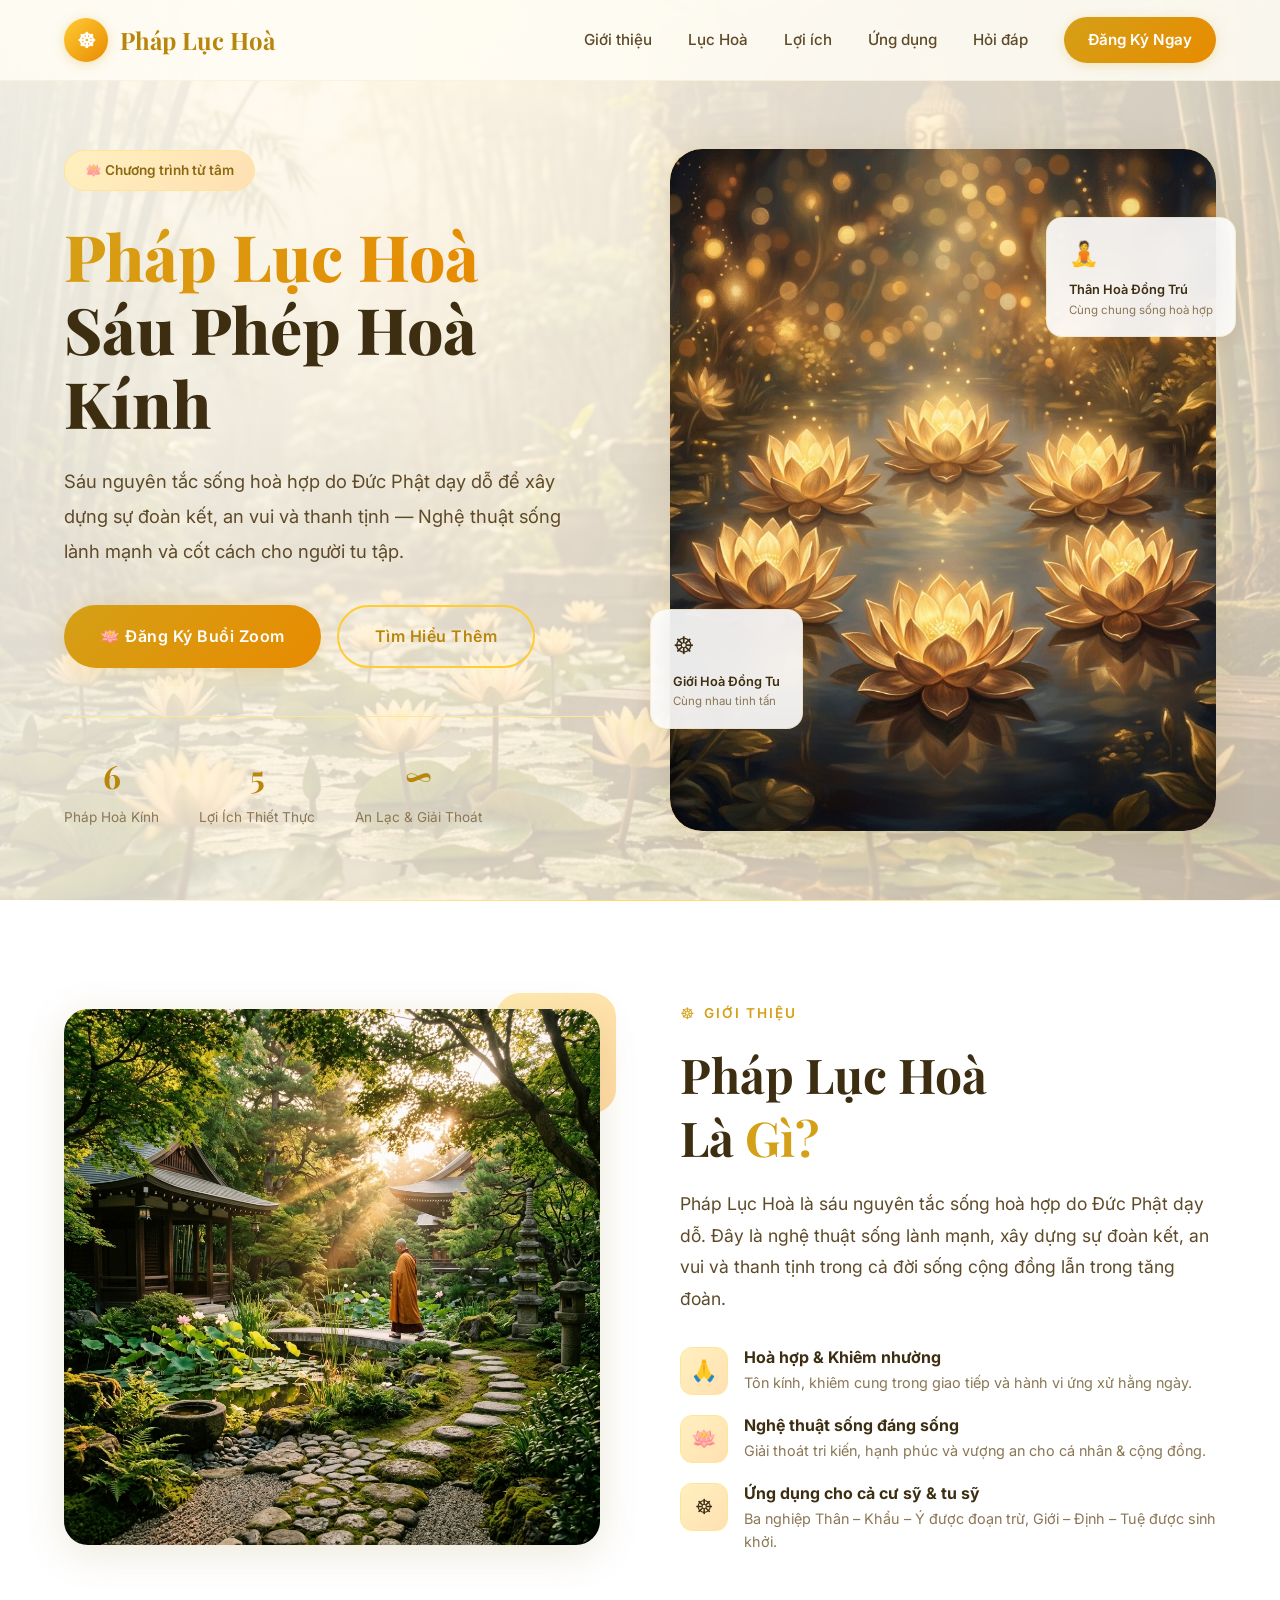
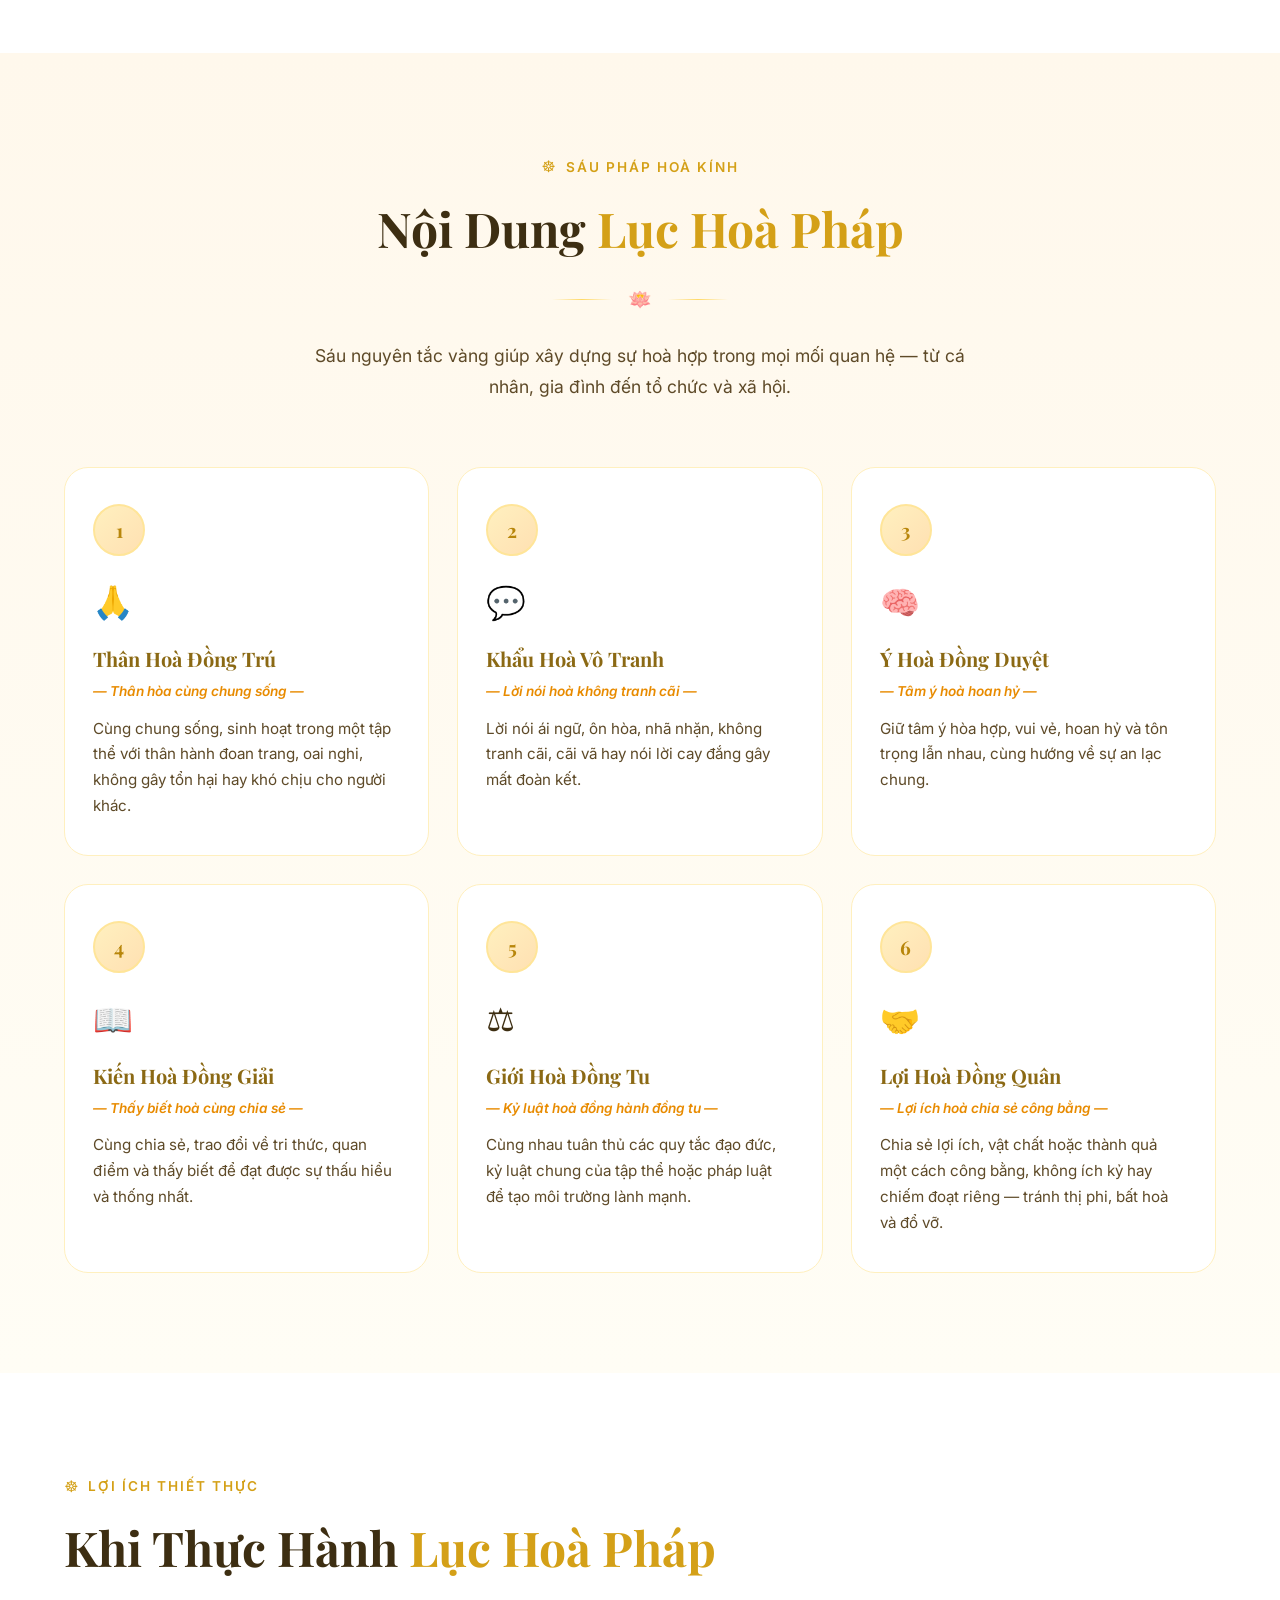
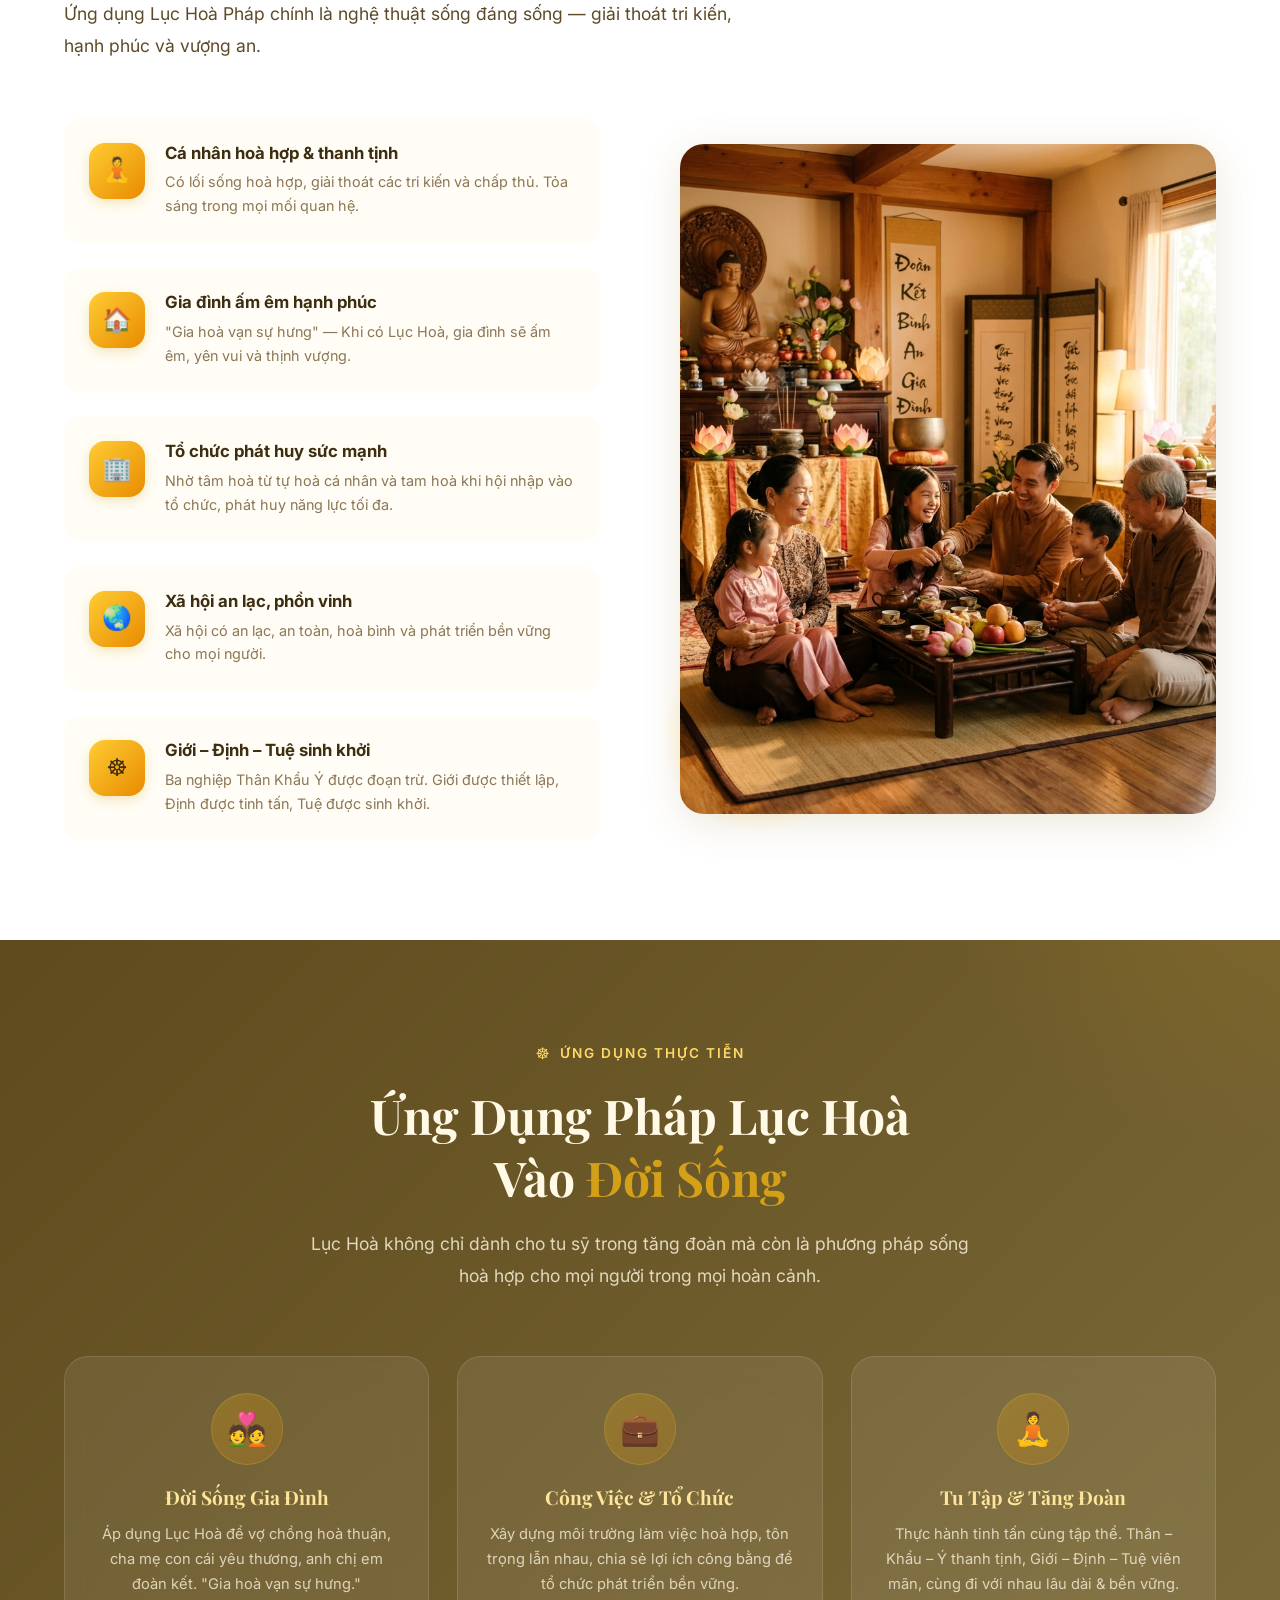
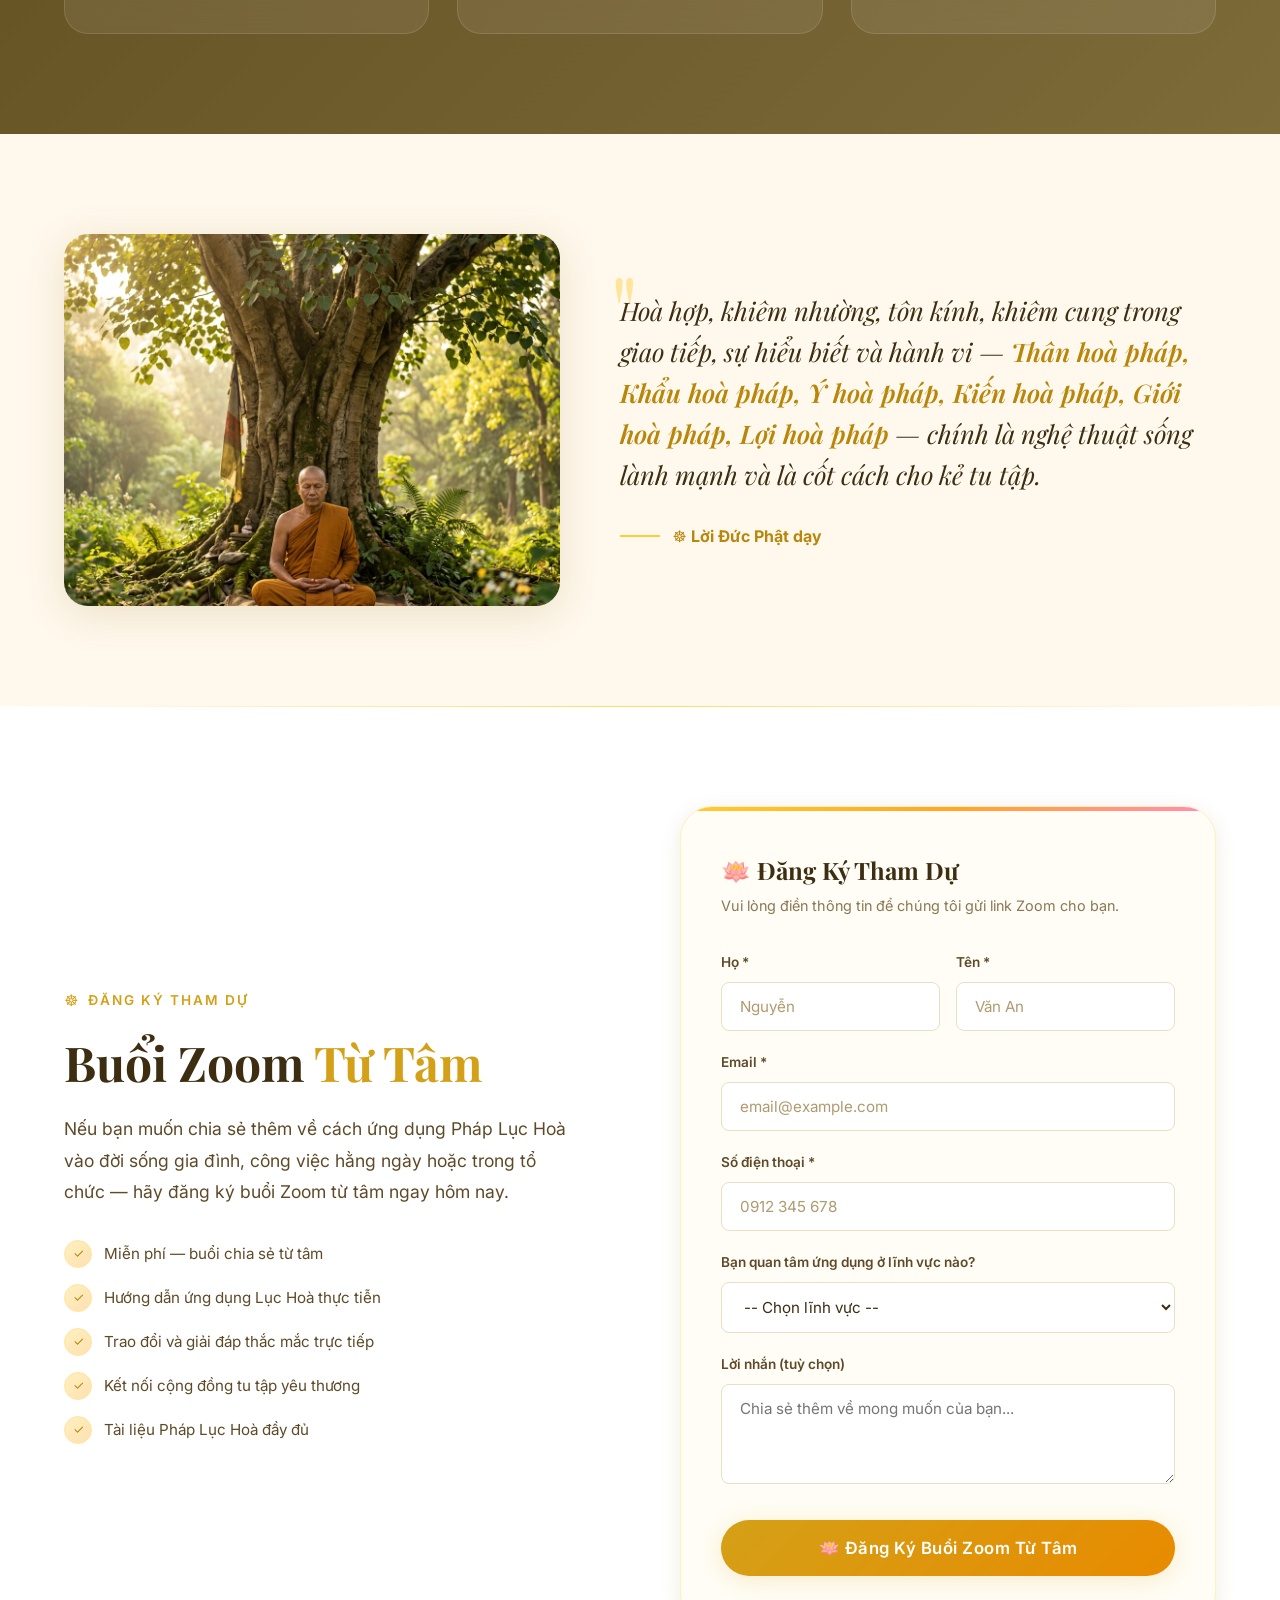
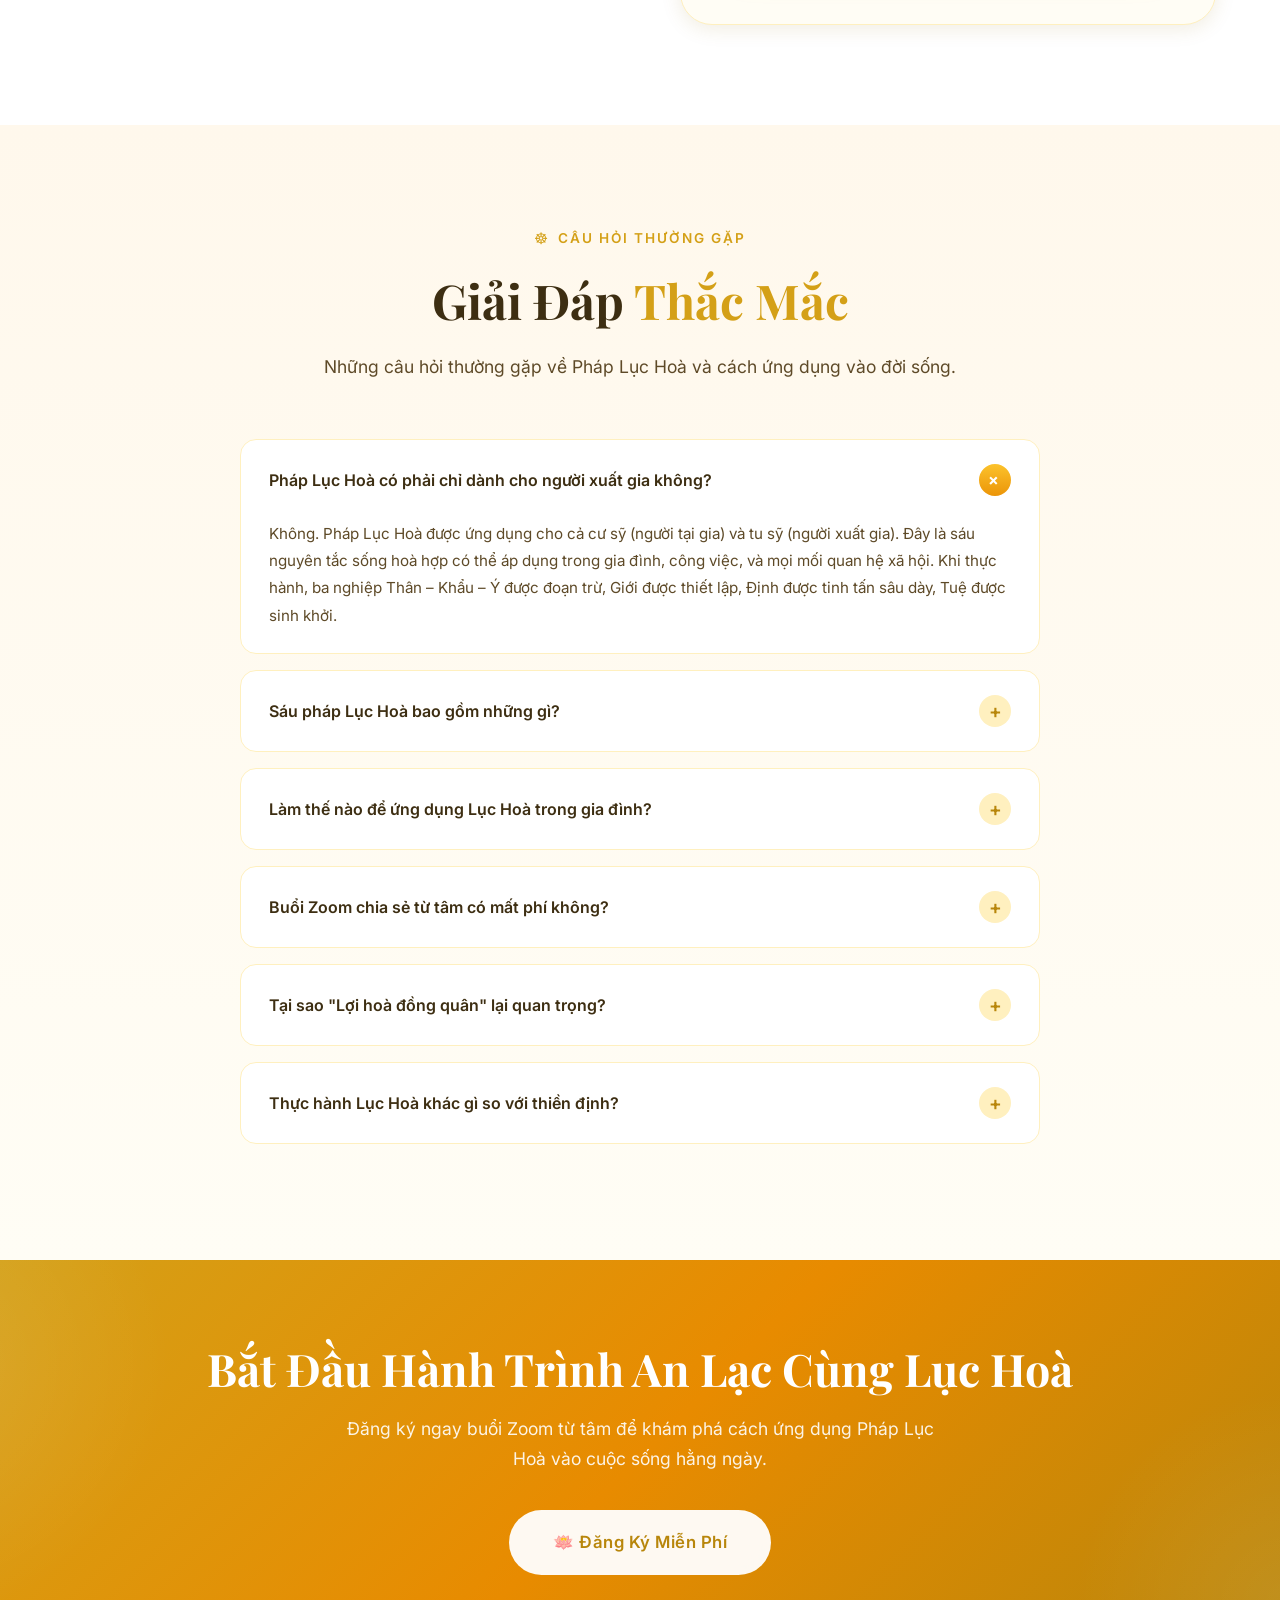
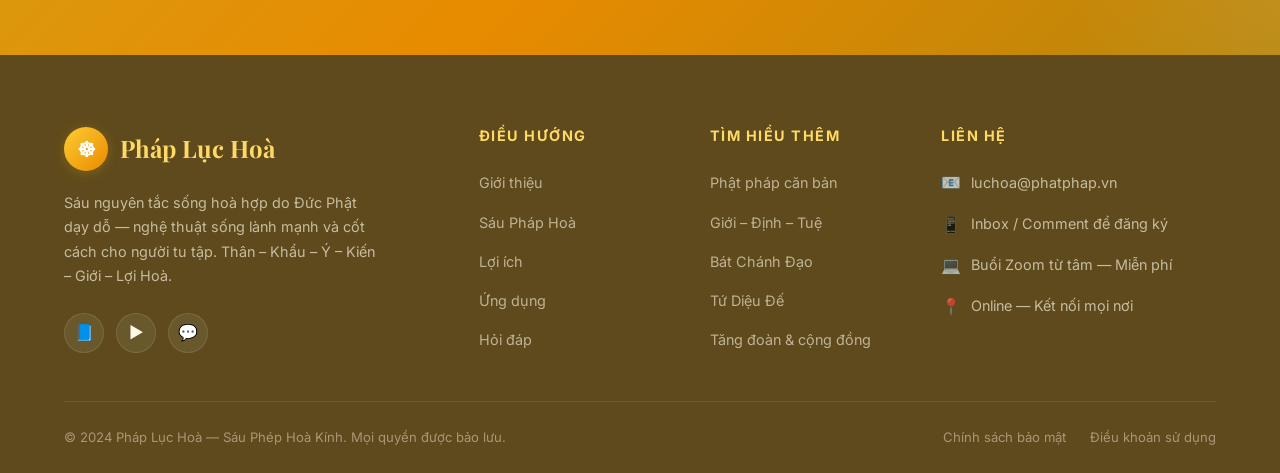
<file: index.html>
<!DOCTYPE html>
<html lang="vi">
<head>
  <meta charset="UTF-8">
  <meta name="viewport" content="width=device-width, initial-scale=1.0">
  <title>Pháp Lục Hoà — Sáu Phép Hoà Kính | Nghệ Thuật Sống An Lạc</title>
  <meta name="description" content="Chương trình Pháp Lục Hoà - Sáu nguyên tắc sống hoà hợp do Đức Phật dạy dỗ. Khám phá nghệ thuật sống hạnh phúc, giải thoát tri kiến qua Thân - Khẩu - Ý - Kiến - Giới - Lợi hoà.">
  <meta name="keywords" content="Pháp Lục Hoà, Lục Hoà, Phật pháp, thiền định, hoà hợp, an lạc, tu tập">
  
  <!-- Fonts -->
  <link rel="preconnect" href="https://fonts.googleapis.com">
  <link rel="preconnect" href="https://fonts.gstatic.com" crossorigin>
  <link href="https://fonts.googleapis.com/css2?family=Inter:wght@400;500;600;700;800&family=Playfair+Display:ital,wght@0,400;0,600;0,700;0,800;1,400;1,600&display=swap" rel="stylesheet">
  
  <link rel="stylesheet" href="styles.css">
</head>
<body>

  <!-- ============ HEADER ============ -->
  <header class="header" id="header">
    <div class="container">
      <a href="#" class="logo">
        <div class="logo-icon">☸</div>
        <span>Pháp Lục Hoà</span>
      </a>
      <nav class="nav-links" id="navLinks">
        <a href="#gioi-thieu">Giới thiệu</a>
        <a href="#luc-hoa">Lục Hoà</a>
        <a href="#loi-ich">Lợi ích</a>
        <a href="#ung-dung">Ứng dụng</a>
        <a href="#hoi-dap">Hỏi đáp</a>
        <a href="#dang-ky" class="nav-cta">Đăng Ký Ngay</a>
      </nav>
      <button class="mobile-menu-btn" id="mobileMenuBtn" aria-label="Menu">
        <span></span>
        <span></span>
        <span></span>
      </button>
    </div>
  </header>

  <!-- ============ HERO SECTION ============ -->
  <section class="hero" id="hero">
    <div class="hero-bg">
      <img src="images/hero_banner.png" alt="Không gian thiền định an lạc" loading="eager">
    </div>
    <div class="hero-overlay"></div>
    <div class="container">
      <div class="hero-content">
        <div class="hero-badge">
          🪷 Chương trình từ tâm
        </div>
        <h1 class="hero-title">
          <span class="highlight">Pháp Lục Hoà</span><br>
          Sáu Phép Hoà Kính
        </h1>
        <p class="hero-description">
          Sáu nguyên tắc sống hoà hợp do Đức Phật dạy dỗ để xây dựng sự đoàn kết, an vui và thanh tịnh — Nghệ thuật sống lành mạnh và cốt cách cho người tu tập.
        </p>
        <div class="hero-actions">
          <a href="#dang-ky" class="btn btn-primary">🪷 Đăng Ký Buổi Zoom</a>
          <a href="#luc-hoa" class="btn btn-secondary">Tìm Hiểu Thêm</a>
        </div>
        <div class="hero-stats">
          <div class="stat-item">
            <span class="stat-number">6</span>
            <span class="stat-label">Pháp Hoà Kính</span>
          </div>
          <div class="stat-item">
            <span class="stat-number">5</span>
            <span class="stat-label">Lợi Ích Thiết Thực</span>
          </div>
          <div class="stat-item">
            <span class="stat-number">∞</span>
            <span class="stat-label">An Lạc & Giải Thoát</span>
          </div>
        </div>
      </div>
      <div class="hero-image">
        <div class="hero-image-wrapper">
          <img src="images/six_lotus.png" alt="Sáu đoá sen vàng — biểu tượng Lục Hoà">
        </div>
        <div class="hero-float-card card-1">
          <div class="card-emoji">🧘</div>
          <div class="card-text">Thân Hoà Đồng Trú</div>
          <div class="card-sub">Cùng chung sống hoà hợp</div>
        </div>
        <div class="hero-float-card card-2">
          <div class="card-emoji">☸️</div>
          <div class="card-text">Giới Hoà Đồng Tu</div>
          <div class="card-sub">Cùng nhau tinh tấn</div>
        </div>
      </div>
    </div>
  </section>

  <!-- ============ INTRODUCTION SECTION ============ -->
  <section class="introduction" id="gioi-thieu">
    <div class="container">
      <div class="intro-grid">
        <div class="intro-image reveal">
          <img src="images/harmony_garden.png" alt="Vườn thiền hoà hợp — tĩnh lặng và an nhiên">
          <div class="intro-image-accent"></div>
        </div>
        <div class="intro-content reveal">
          <div class="section-label">Giới thiệu</div>
          <h2 class="section-title">Pháp Lục Hoà<br>Là <span>Gì?</span></h2>
          <p class="section-subtitle">
            Pháp Lục Hoà là sáu nguyên tắc sống hoà hợp do Đức Phật dạy dỗ. Đây là nghệ thuật sống lành mạnh, xây dựng sự đoàn kết, an vui và thanh tịnh trong cả đời sống cộng đồng lẫn trong tăng đoàn.
          </p>
          <div class="intro-features">
            <div class="intro-feature">
              <div class="intro-feature-icon">🙏</div>
              <div>
                <h4>Hoà hợp & Khiêm nhường</h4>
                <p>Tôn kính, khiêm cung trong giao tiếp và hành vi ứng xử hằng ngày.</p>
              </div>
            </div>
            <div class="intro-feature">
              <div class="intro-feature-icon">🪷</div>
              <div>
                <h4>Nghệ thuật sống đáng sống</h4>
                <p>Giải thoát tri kiến, hạnh phúc và vượng an cho cá nhân & cộng đồng.</p>
              </div>
            </div>
            <div class="intro-feature">
              <div class="intro-feature-icon">☸️</div>
              <div>
                <h4>Ứng dụng cho cả cư sỹ & tu sỹ</h4>
                <p>Ba nghiệp Thân – Khẩu – Ý được đoạn trừ, Giới – Định – Tuệ được sinh khởi.</p>
              </div>
            </div>
          </div>
        </div>
      </div>
    </div>
  </section>

  <!-- ============ SIX PRINCIPLES SECTION ============ -->
  <section class="principles" id="luc-hoa">
    <div class="container">
      <div class="principles-header reveal">
        <div class="section-label">Sáu Pháp Hoà Kính</div>
        <h2 class="section-title">Nội Dung <span>Lục Hoà Pháp</span></h2>
        <div class="lotus-divider">🪷</div>
        <p class="section-subtitle">
          Sáu nguyên tắc vàng giúp xây dựng sự hoà hợp trong mọi mối quan hệ — từ cá nhân, gia đình đến tổ chức và xã hội.
        </p>
      </div>

      <div class="principles-grid">
        <!-- 1. Thân Hoà -->
        <div class="principle-card reveal">
          <div class="principle-number">1</div>
          <span class="principle-icon">🙏</span>
          <h3>Thân Hoà Đồng Trú</h3>
          <p class="principle-vn">— Thân hòa cùng chung sống —</p>
          <p>Cùng chung sống, sinh hoạt trong một tập thể với thân hành đoan trang, oai nghi, không gây tổn hại hay khó chịu cho người khác.</p>
        </div>

        <!-- 2. Khẩu Hoà -->
        <div class="principle-card reveal">
          <div class="principle-number">2</div>
          <span class="principle-icon">💬</span>
          <h3>Khẩu Hoà Vô Tranh</h3>
          <p class="principle-vn">— Lời nói hoà không tranh cãi —</p>
          <p>Lời nói ái ngữ, ôn hòa, nhã nhặn, không tranh cãi, cãi vã hay nói lời cay đắng gây mất đoàn kết.</p>
        </div>

        <!-- 3. Ý Hoà -->
        <div class="principle-card reveal">
          <div class="principle-number">3</div>
          <span class="principle-icon">🧠</span>
          <h3>Ý Hoà Đồng Duyệt</h3>
          <p class="principle-vn">— Tâm ý hoà hoan hỷ —</p>
          <p>Giữ tâm ý hòa hợp, vui vẻ, hoan hỷ và tôn trọng lẫn nhau, cùng hướng về sự an lạc chung.</p>
        </div>

        <!-- 4. Kiến Hoà -->
        <div class="principle-card reveal">
          <div class="principle-number">4</div>
          <span class="principle-icon">📖</span>
          <h3>Kiến Hoà Đồng Giải</h3>
          <p class="principle-vn">— Thấy biết hoà cùng chia sẻ —</p>
          <p>Cùng chia sẻ, trao đổi về tri thức, quan điểm và thấy biết để đạt được sự thấu hiểu và thống nhất.</p>
        </div>

        <!-- 5. Giới Hoà -->
        <div class="principle-card reveal">
          <div class="principle-number">5</div>
          <span class="principle-icon">⚖️</span>
          <h3>Giới Hoà Đồng Tu</h3>
          <p class="principle-vn">— Kỷ luật hoà đồng hành đồng tu —</p>
          <p>Cùng nhau tuân thủ các quy tắc đạo đức, kỷ luật chung của tập thể hoặc pháp luật để tạo môi trường lành mạnh.</p>
        </div>

        <!-- 6. Lợi Hoà -->
        <div class="principle-card reveal">
          <div class="principle-number">6</div>
          <span class="principle-icon">🤝</span>
          <h3>Lợi Hoà Đồng Quân</h3>
          <p class="principle-vn">— Lợi ích hoà chia sẻ công bằng —</p>
          <p>Chia sẻ lợi ích, vật chất hoặc thành quả một cách công bằng, không ích kỷ hay chiếm đoạt riêng — tránh thị phi, bất hoà và đổ vỡ.</p>
        </div>
      </div>
    </div>
  </section>

  <!-- ============ BENEFITS SECTION ============ -->
  <section class="benefits" id="loi-ich">
    <div class="container">
      <div class="section-label">Lợi ích thiết thực</div>
      <h2 class="section-title">Khi Thực Hành <span>Lục Hoà Pháp</span></h2>
      <p class="section-subtitle" style="margin-bottom: 56px;">
        Ứng dụng Lục Hoà Pháp chính là nghệ thuật sống đáng sống — giải thoát tri kiến, hạnh phúc và vượng an.
      </p>
      
      <div class="benefits-content">
        <div class="benefits-list reveal">
          <div class="benefit-item">
            <div class="benefit-icon">🧘</div>
            <div>
              <h4>Cá nhân hoà hợp & thanh tịnh</h4>
              <p>Có lối sống hoà hợp, giải thoát các tri kiến và chấp thủ. Tỏa sáng trong mọi mối quan hệ.</p>
            </div>
          </div>
          <div class="benefit-item">
            <div class="benefit-icon">🏠</div>
            <div>
              <h4>Gia đình ấm êm hạnh phúc</h4>
              <p>"Gia hoà vạn sự hưng" — Khi có Lục Hoà, gia đình sẽ ấm êm, yên vui và thịnh vượng.</p>
            </div>
          </div>
          <div class="benefit-item">
            <div class="benefit-icon">🏢</div>
            <div>
              <h4>Tổ chức phát huy sức mạnh</h4>
              <p>Nhờ tâm hoà từ tự hoà cá nhân và tam hoà khi hội nhập vào tổ chức, phát huy năng lực tối đa.</p>
            </div>
          </div>
          <div class="benefit-item">
            <div class="benefit-icon">🌏</div>
            <div>
              <h4>Xã hội an lạc, phồn vinh</h4>
              <p>Xã hội có an lạc, an toàn, hoà bình và phát triển bền vững cho mọi người.</p>
            </div>
          </div>
          <div class="benefit-item">
            <div class="benefit-icon">☸️</div>
            <div>
              <h4>Giới – Định – Tuệ sinh khởi</h4>
              <p>Ba nghiệp Thân Khẩu Ý được đoạn trừ. Giới được thiết lập, Định được tinh tấn, Tuệ được sinh khởi.</p>
            </div>
          </div>
        </div>
        <div class="benefits-image reveal">
          <img src="images/family_harmony.png" alt="Gia đình hoà hợp — hạnh phúc viên mãn">
          <div class="benefits-image-bg"></div>
        </div>
      </div>
    </div>
  </section>

  <!-- ============ APPLICATION SECTION ============ -->
  <section class="application" id="ung-dung">
    <div class="container">
      <div class="application-header reveal">
        <div class="section-label">Ứng dụng thực tiễn</div>
        <h2 class="section-title">Ứng Dụng Pháp Lục Hoà<br>Vào <span>Đời Sống</span></h2>
        <p class="section-subtitle">
          Lục Hoà không chỉ dành cho tu sỹ trong tăng đoàn mà còn là phương pháp sống hoà hợp cho mọi người trong mọi hoàn cảnh.
        </p>
      </div>
      
      <div class="app-cards">
        <div class="app-card reveal">
          <div class="app-card-icon">💑</div>
          <h3>Đời Sống Gia Đình</h3>
          <p>Áp dụng Lục Hoà để vợ chồng hoà thuận, cha mẹ con cái yêu thương, anh chị em đoàn kết. "Gia hoà vạn sự hưng."</p>
        </div>
        <div class="app-card reveal">
          <div class="app-card-icon">💼</div>
          <h3>Công Việc & Tổ Chức</h3>
          <p>Xây dựng môi trường làm việc hoà hợp, tôn trọng lẫn nhau, chia sẻ lợi ích công bằng để tổ chức phát triển bền vững.</p>
        </div>
        <div class="app-card reveal">
          <div class="app-card-icon">🧘</div>
          <h3>Tu Tập & Tăng Đoàn</h3>
          <p>Thực hành tinh tấn cùng tập thể. Thân – Khẩu – Ý thanh tịnh, Giới – Định – Tuệ viên mãn, cùng đi với nhau lâu dài & bền vững.</p>
        </div>
      </div>
    </div>
  </section>

  <!-- ============ QUOTE SECTION ============ -->
  <section class="quote-section">
    <div class="container">
      <div class="quote-container">
        <div class="quote-image reveal">
          <img src="images/meditation_person.png" alt="Thiền định dưới cội Bồ Đề — an tịnh nội tâm">
        </div>
        <div class="quote-content reveal">
          <div class="quote-mark">"</div>
          <p class="quote-text">
            Hoà hợp, khiêm nhường, tôn kính, khiêm cung trong giao tiếp, sự hiểu biết và hành vi — <span>Thân hoà pháp, Khẩu hoà pháp, Ý hoà pháp, Kiến hoà pháp, Giới hoà pháp, Lợi hoà pháp</span> — chính là nghệ thuật sống lành mạnh và là cốt cách cho kẻ tu tập.
          </p>
          <div class="quote-author">
            <span class="quote-author-line"></span>
            <span class="quote-author-name">☸ Lời Đức Phật dạy</span>
          </div>
        </div>
      </div>
    </div>
  </section>

  <!-- ============ REGISTRATION SECTION ============ -->
  <section class="registration" id="dang-ky">
    <div class="container">
      <div class="registration-wrapper">
        <div class="registration-info reveal">
          <div class="section-label">Đăng ký tham dự</div>
          <h2 class="section-title">Buổi Zoom <span>Từ Tâm</span></h2>
          <p class="section-subtitle">
            Nếu bạn muốn chia sẻ thêm về cách ứng dụng Pháp Lục Hoà vào đời sống gia đình, công việc hằng ngày hoặc trong tổ chức — hãy đăng ký buổi Zoom từ tâm ngay hôm nay.
          </p>
          <div class="reg-benefits">
            <div class="reg-benefit">
              <span class="reg-benefit-check">✓</span>
              <span>Miễn phí — buổi chia sẻ từ tâm</span>
            </div>
            <div class="reg-benefit">
              <span class="reg-benefit-check">✓</span>
              <span>Hướng dẫn ứng dụng Lục Hoà thực tiễn</span>
            </div>
            <div class="reg-benefit">
              <span class="reg-benefit-check">✓</span>
              <span>Trao đổi và giải đáp thắc mắc trực tiếp</span>
            </div>
            <div class="reg-benefit">
              <span class="reg-benefit-check">✓</span>
              <span>Kết nối cộng đồng tu tập yêu thương</span>
            </div>
            <div class="reg-benefit">
              <span class="reg-benefit-check">✓</span>
              <span>Tài liệu Pháp Lục Hoà đầy đủ</span>
            </div>
          </div>
        </div>
        
        <div class="registration-form-card reveal">
          <h3 class="form-title">🪷 Đăng Ký Tham Dự</h3>
          <p class="form-subtitle">Vui lòng điền thông tin để chúng tôi gửi link Zoom cho bạn.</p>
          
          <form id="registrationForm">
            <div class="form-row">
              <div class="form-group">
                <label for="lastName">Họ *</label>
                <input type="text" id="lastName" name="ho" placeholder="Nguyễn" required>
              </div>
              <div class="form-group">
                <label for="firstName">Tên *</label>
                <input type="text" id="firstName" name="ten" placeholder="Văn An" required>
              </div>
            </div>
            <div class="form-group">
              <label for="email">Email *</label>
              <input type="email" id="email" name="email" placeholder="email@example.com" required>
            </div>
            <div class="form-group">
              <label for="phone">Số điện thoại *</label>
              <input type="tel" id="phone" name="phone" placeholder="0912 345 678" required>
            </div>
            <div class="form-group">
              <label for="interest">Bạn quan tâm ứng dụng ở lĩnh vực nào?</label>
              <select id="interest" name="linhvuc">
                <option value="">-- Chọn lĩnh vực --</option>
                <option value="Cá nhân">Cá nhân — Tu tập & phát triển bản thân</option>
                <option value="Gia đình">Gia đình — Xây dựng gia đình hoà hợp</option>
                <option value="Tổ chức">Tổ chức — Ứng dụng trong công việc</option>
                <option value="Tăng đoàn">Tăng đoàn — Tu tập & giới luật</option>
                <option value="Khác">Khác</option>
              </select>
            </div>
            <div class="form-group">
              <label for="message">Lời nhắn (tuỳ chọn)</label>
              <textarea id="message" name="message" placeholder="Chia sẻ thêm về mong muốn của bạn..."></textarea>
            </div>
            <button type="submit" class="btn btn-primary form-submit">
              🪷 Đăng Ký Buổi Zoom Từ Tâm
            </button>
          </form>
        </div>
      </div>
    </div>
  </section>

  <!-- ============ FAQ SECTION ============ -->
  <section class="faq" id="hoi-dap">
    <div class="container">
      <div class="faq-header reveal">
        <div class="section-label">Câu hỏi thường gặp</div>
        <h2 class="section-title">Giải Đáp <span>Thắc Mắc</span></h2>
        <p class="section-subtitle">
          Những câu hỏi thường gặp về Pháp Lục Hoà và cách ứng dụng vào đời sống.
        </p>
      </div>
      
      <div class="faq-container">
        <div class="faq-item active">
          <button class="faq-question" onclick="toggleFaq(this)">
            <span>Pháp Lục Hoà có phải chỉ dành cho người xuất gia không?</span>
            <span class="faq-toggle">+</span>
          </button>
          <div class="faq-answer">
            <div class="faq-answer-inner">
              Không. Pháp Lục Hoà được ứng dụng cho cả cư sỹ (người tại gia) và tu sỹ (người xuất gia). Đây là sáu nguyên tắc sống hoà hợp có thể áp dụng trong gia đình, công việc, và mọi mối quan hệ xã hội. Khi thực hành, ba nghiệp Thân – Khẩu – Ý được đoạn trừ, Giới được thiết lập, Định được tinh tấn sâu dày, Tuệ được sinh khởi.
            </div>
          </div>
        </div>

        <div class="faq-item">
          <button class="faq-question" onclick="toggleFaq(this)">
            <span>Sáu pháp Lục Hoà bao gồm những gì?</span>
            <span class="faq-toggle">+</span>
          </button>
          <div class="faq-answer">
            <div class="faq-answer-inner">
              Sáu pháp Lục Hoà gồm: <strong>Thân hoà đồng trú</strong> (cùng sống hoà hợp), <strong>Khẩu hoà vô tranh</strong> (lời nói ái ngữ), <strong>Ý hoà đồng duyệt</strong> (tâm ý hoan hỷ), <strong>Kiến hoà đồng giải</strong> (chia sẻ tri thức), <strong>Giới hoà đồng tu</strong> (cùng tuân thủ giới luật), và <strong>Lợi hoà đồng quân</strong> (chia sẻ lợi ích công bằng).
            </div>
          </div>
        </div>

        <div class="faq-item">
          <button class="faq-question" onclick="toggleFaq(this)">
            <span>Làm thế nào để ứng dụng Lục Hoà trong gia đình?</span>
            <span class="faq-toggle">+</span>
          </button>
          <div class="faq-answer">
            <div class="faq-answer-inner">
              Trong gia đình, bạn có thể thực hành: Sống hoà hợp cùng nhau (Thân hoà), nói lời yêu thương nhẹ nhàng (Khẩu hoà), giữ tâm vui vẻ hoan hỷ (Ý hoà), cùng chia sẻ quan điểm để thấu hiểu (Kiến hoà), tuân thủ quy tắc chung trong gia đình (Giới hoà), và chia sẻ tài sản công bằng (Lợi hoà). Khi có Lục Hoà, "Gia hoà vạn sự hưng."
            </div>
          </div>
        </div>

        <div class="faq-item">
          <button class="faq-question" onclick="toggleFaq(this)">
            <span>Buổi Zoom chia sẻ từ tâm có mất phí không?</span>
            <span class="faq-toggle">+</span>
          </button>
          <div class="faq-answer">
            <div class="faq-answer-inner">
              Không. Buổi Zoom chia sẻ hoàn toàn miễn phí — đây là buổi chia sẻ từ tâm. Bạn chỉ cần đăng ký thông tin để nhận link tham gia. Chúng tôi sẽ hướng dẫn cách ứng dụng Pháp Lục Hoà vào đời sống gia đình, công việc hằng ngày hoặc trong tổ chức.
            </div>
          </div>
        </div>

        <div class="faq-item">
          <button class="faq-question" onclick="toggleFaq(this)">
            <span>Tại sao "Lợi hoà đồng quân" lại quan trọng?</span>
            <span class="faq-toggle">+</span>
          </button>
          <div class="faq-answer">
            <div class="faq-answer-inner">
              "Lợi hoà đồng quân" là nguyên tắc chia sẻ lợi ích, vật chất hoặc thành quả một cách công bằng. Khi không thực hành điều này — tức là ích kỷ, chiếm đoạt riêng — sẽ dẫn đến thị phi, bất hoà và đổ vỡ. Đây là nguyên tắc nền tảng để duy trì sự đoàn kết lâu dài trong mọi tập thể.
            </div>
          </div>
        </div>

        <div class="faq-item">
          <button class="faq-question" onclick="toggleFaq(this)">
            <span>Thực hành Lục Hoà khác gì so với thiền định?</span>
            <span class="faq-toggle">+</span>
          </button>
          <div class="faq-answer">
            <div class="faq-answer-inner">
              Thiền định tập trung vào nội tâm cá nhân, còn Lục Hoà là phương pháp sống hoà hợp trong mối quan hệ với người khác. Hai phương pháp bổ trợ cho nhau: thiền giúp tĩnh tâm, Lục Hoà giúp ứng xử hoà hợp. Khi kết hợp cả hai, Giới – Định – Tuệ sẽ được viên mãn, không chỉ cho cá nhân mà còn cho cả tập thể hay tăng đoàn cùng thực hành và tinh tấn.
            </div>
          </div>
        </div>
      </div>
    </div>
  </section>

  <!-- ============ CTA SECTION ============ -->
  <section class="cta">
    <div class="container reveal">
      <h2>Bắt Đầu Hành Trình An Lạc Cùng Lục Hoà</h2>
      <p>Đăng ký ngay buổi Zoom từ tâm để khám phá cách ứng dụng Pháp Lục Hoà vào cuộc sống hằng ngày.</p>
      <a href="#dang-ky" class="btn btn-white">🪷 Đăng Ký Miễn Phí</a>
    </div>
  </section>

  <!-- ============ FOOTER ============ -->
  <footer class="footer">
    <div class="container">
      <div class="footer-grid">
        <div class="footer-brand">
          <a href="#" class="logo">
            <div class="logo-icon">☸</div>
            <span>Pháp Lục Hoà</span>
          </a>
          <p>
            Sáu nguyên tắc sống hoà hợp do Đức Phật dạy dỗ — nghệ thuật sống lành mạnh và cốt cách cho người tu tập. Thân – Khẩu – Ý – Kiến – Giới – Lợi Hoà.
          </p>
          <div class="footer-social">
            <a href="#" class="social-link" aria-label="Facebook">📘</a>
            <a href="#" class="social-link" aria-label="YouTube">▶️</a>
            <a href="#" class="social-link" aria-label="Zalo">💬</a>
          </div>
        </div>

        <div class="footer-col">
          <h4>Điều hướng</h4>
          <ul>
            <li><a href="#gioi-thieu">Giới thiệu</a></li>
            <li><a href="#luc-hoa">Sáu Pháp Hoà</a></li>
            <li><a href="#loi-ich">Lợi ích</a></li>
            <li><a href="#ung-dung">Ứng dụng</a></li>
            <li><a href="#hoi-dap">Hỏi đáp</a></li>
          </ul>
        </div>

        <div class="footer-col">
          <h4>Tìm hiểu thêm</h4>
          <ul>
            <li><a href="#">Phật pháp căn bản</a></li>
            <li><a href="#">Giới – Định – Tuệ</a></li>
            <li><a href="#">Bát Chánh Đạo</a></li>
            <li><a href="#">Tứ Diệu Đế</a></li>
            <li><a href="#">Tăng đoàn & cộng đồng</a></li>
          </ul>
        </div>

        <div class="footer-col">
          <h4>Liên hệ</h4>
          <div class="footer-contact-item">
            <span>📧</span>
            <span>luchoa@phatphap.vn</span>
          </div>
          <div class="footer-contact-item">
            <span>📱</span>
            <span>Inbox / Comment để đăng ký</span>
          </div>
          <div class="footer-contact-item">
            <span>💻</span>
            <span>Buổi Zoom từ tâm — Miễn phí</span>
          </div>
          <div class="footer-contact-item">
            <span>📍</span>
            <span>Online — Kết nối mọi nơi</span>
          </div>
        </div>
      </div>

      <div class="footer-bottom">
        <p>© 2024 Pháp Lục Hoà — Sáu Phép Hoà Kính. Mọi quyền được bảo lưu.</p>
        <div class="footer-bottom-links">
          <a href="#">Chính sách bảo mật</a>
          <a href="#">Điều khoản sử dụng</a>
        </div>
      </div>
    </div>
  </footer>

  <script src="script.js"></script>
</body>
</html>
</file>
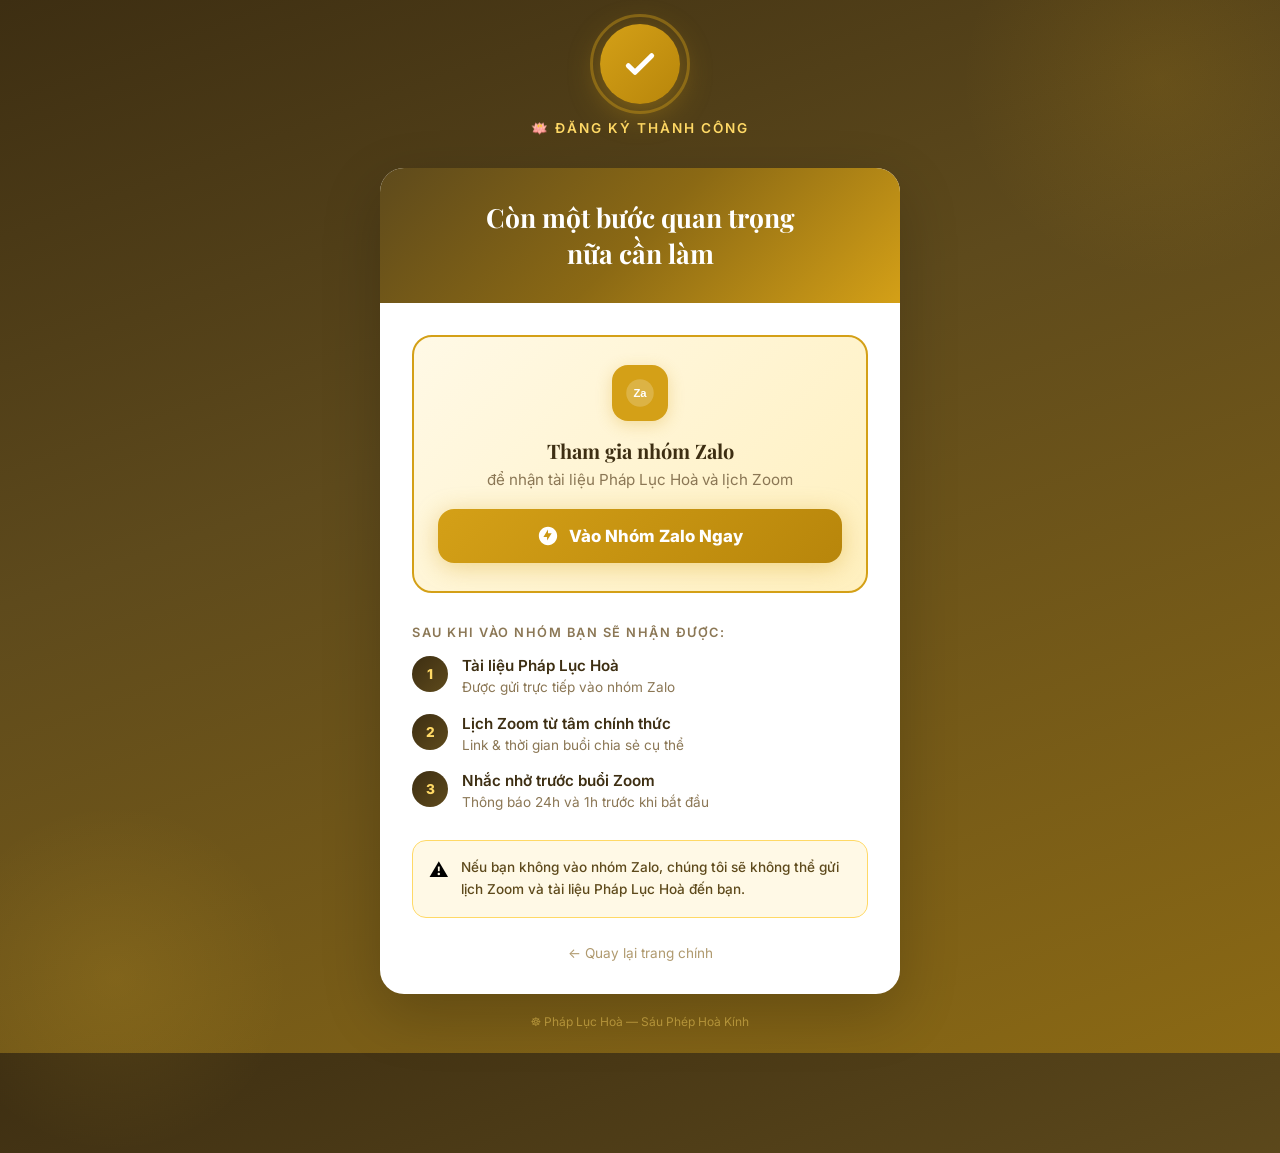
<file: thank-you.html>
<!DOCTYPE html>
<html lang="vi">
<head>
<meta charset="UTF-8">
<meta name="viewport" content="width=device-width, initial-scale=1.0">
<title>Đăng Ký Thành Công – Pháp Lục Hoà</title>
<meta name="robots" content="noindex, nofollow">
<link rel="preconnect" href="https://fonts.googleapis.com">
<link rel="preconnect" href="https://fonts.gstatic.com" crossorigin>
<link href="https://fonts.googleapis.com/css2?family=Inter:wght@400;500;600;700;800&family=Playfair+Display:wght@600;700;800&display=swap" rel="stylesheet">

<style>
*{box-sizing:border-box;margin:0;padding:0}

body{
  font-family:'Inter',system-ui,sans-serif;
  min-height:100vh;
  display:flex;
  align-items:center;
  justify-content:center;
  padding:24px 16px;
  background:linear-gradient(160deg,#3D2E12 0%,#5E4A1C 40%,#8B6914 100%);
  position:relative;
  overflow-x:hidden;
}

/* Subtle decorative circles */
body::before{
  content:'';position:absolute;top:-120px;right:-80px;
  width:400px;height:400px;border-radius:50%;
  background:radial-gradient(circle,rgba(212,160,23,.12),transparent 70%);
}
body::after{
  content:'';position:absolute;bottom:-100px;left:-60px;
  width:350px;height:350px;border-radius:50%;
  background:radial-gradient(circle,rgba(255,204,51,.1),transparent 70%);
}

.ty-wrap{max-width:520px;width:100%;position:relative;z-index:1}

/* ===== CHECKMARK ===== */
.ty-check-area{text-align:center;margin-bottom:32px}

.ty-check-ring{
  position:relative;display:inline-block;
}
.ty-check-ring .pulse{
  position:absolute;inset:-10px;border-radius:50%;
  border:3px solid rgba(212,160,23,.4);
  animation:tyPulse 2s ease-out infinite;
}
.ty-check-circle{
  width:80px;height:80px;border-radius:50%;
  display:flex;align-items:center;justify-content:center;
  background:linear-gradient(135deg,#D4A017,#B8860B);
  box-shadow:0 8px 32px rgba(212,160,23,.4);
  animation:tyPopIn .5s cubic-bezier(.175,.885,.32,1.275) forwards;
}
.ty-check-circle svg{width:40px;height:40px;color:#fff}

.ty-check-text{
  color:#FFD966;font-weight:600;margin-top:16px;
  font-size:.85rem;letter-spacing:2px;text-transform:uppercase;
}

/* ===== MAIN CARD ===== */
.ty-card{
  background:#fff;border-radius:24px;
  box-shadow:0 20px 60px rgba(0,0,0,.2);
  overflow:hidden;
}

/* Card header */
.ty-card-header{
  background:linear-gradient(135deg,#5E4A1C,#8B6914,#D4A017);
  padding:32px;text-align:center;
}
.ty-card-header h1{
  font-family:'Playfair Display',serif;
  color:#fff;font-size:1.65rem;font-weight:700;line-height:1.35;
  animation:tyFadeIn .5s ease .1s both;
}
.ty-card-header h1 br{display:block}

/* Card body */
.ty-card-body{padding:32px}

/* ===== ZALO CTA CARD ===== */
.ty-zalo{
  background:linear-gradient(135deg,#FFF9E6,#FFF0BF);
  border:2px solid #D4A017;border-radius:20px;
  padding:28px 24px;margin-bottom:32px;text-align:center;
  animation:tyFadeUp .6s ease .4s both;
}
.ty-zalo-icon{
  width:56px;height:56px;border-radius:16px;
  display:flex;align-items:center;justify-content:center;
  margin:0 auto 16px;
  background:#D4A017;box-shadow:0 4px 16px rgba(212,160,23,.3);
}
.ty-zalo-icon svg{width:30px;height:30px}
.ty-zalo h2{
  font-family:'Playfair Display',serif;
  color:#3D2E12;font-size:1.25rem;font-weight:700;margin-bottom:6px;
}
.ty-zalo p{color:#8B7755;font-size:.95rem;margin-bottom:20px}

.ty-btn-zalo{
  display:inline-flex;align-items:center;justify-content:center;gap:10px;
  width:100%;padding:16px 24px;border-radius:16px;border:none;
  background:linear-gradient(135deg,#D4A017,#B8860B);
  color:#fff;font-size:1.05rem;font-weight:800;
  font-family:inherit;cursor:pointer;
  box-shadow:0 4px 24px rgba(212,160,23,.4);
  transition:all .3s ease;text-decoration:none;
}
.ty-btn-zalo:hover{
  transform:translateY(-3px);
  box-shadow:0 8px 32px rgba(212,160,23,.6);
}
.ty-btn-zalo svg{width:22px;height:22px;fill:currentColor}

/* ===== STEPS ===== */
.ty-steps{margin-bottom:28px;animation:tyFadeIn .5s ease .55s both}
.ty-steps-label{
  color:#8B7755;font-size:.8rem;font-weight:600;
  text-transform:uppercase;letter-spacing:1.5px;margin-bottom:16px;
}
.ty-step{display:flex;align-items:flex-start;gap:14px;margin-bottom:16px}
.ty-step:last-child{margin-bottom:0}
.ty-step-num{
  width:36px;height:36px;min-width:36px;border-radius:50%;
  display:flex;align-items:center;justify-content:center;
  background:linear-gradient(135deg,#3D2E12,#5E4A1C);
  color:#FFD966;font-weight:800;font-size:.85rem;
}
.ty-step-title{font-weight:600;color:#3D2E12;font-size:.95rem;margin-bottom:2px}
.ty-step-desc{color:#8B7755;font-size:.85rem;line-height:1.5}

/* ===== WARNING ===== */
.ty-warning{
  background:#FFF9E6;border:1px solid #FFD966;border-radius:14px;
  padding:16px;margin-bottom:24px;display:flex;align-items:flex-start;gap:12px;
  animation:tyFadeIn .5s ease .7s both;
}
.ty-warning-icon{font-size:1.2rem;flex-shrink:0;margin-top:1px}
.ty-warning p{color:#5E4A1C;font-size:.85rem;font-weight:500;line-height:1.6}

/* ===== BACK LINK ===== */
.ty-back{
  text-align:center;animation:tyFadeIn .5s ease .8s both;
}
.ty-back a{
  color:#B09A6F;font-size:.85rem;text-decoration:none;
  transition:color .2s;
}
.ty-back a:hover{color:#D4A017}

/* ===== FOOTER ===== */
.ty-footer{
  text-align:center;margin-top:20px;
  color:rgba(255,217,102,.45);font-size:.75rem;
}

/* ===== ANIMATIONS ===== */
@keyframes tyPopIn{
  from{transform:scale(0);opacity:0}
  to{transform:scale(1);opacity:1}
}
@keyframes tyPulse{
  0%{transform:scale(1);opacity:.7}
  100%{transform:scale(1.6);opacity:0}
}
@keyframes tyFadeUp{
  from{transform:translateY(20px);opacity:0}
  to{transform:translateY(0);opacity:1}
}
@keyframes tyFadeIn{
  from{opacity:0;transform:translateY(10px)}
  to{opacity:1;transform:translateY(0)}
}

/* ===== RESPONSIVE ===== */
@media(max-width:480px){
  .ty-card-header{padding:24px 20px}
  .ty-card-header h1{font-size:1.35rem}
  .ty-card-body{padding:24px 20px}
  .ty-zalo{padding:22px 18px}
}
</style>
</head>

<body>

<div class="ty-wrap">

  <!-- ✅ Checkmark animation -->
  <div class="ty-check-area">
    <div class="ty-check-ring">
      <div class="pulse"></div>
      <div class="ty-check-circle">
        <svg fill="none" stroke="currentColor" stroke-width="3" viewBox="0 0 24 24">
          <path stroke-linecap="round" stroke-linejoin="round" d="M5 13l4 4L19 7"/>
        </svg>
      </div>
    </div>
    <p class="ty-check-text">🪷 Đăng ký thành công</p>
  </div>

  <!-- Main card -->
  <div class="ty-card">

    <!-- Card header -->
    <div class="ty-card-header">
      <h1>Còn một bước quan trọng<br>nữa cần làm</h1>
    </div>

    <!-- Card body -->
    <div class="ty-card-body">

      <!-- Zalo CTA -->
      <div class="ty-zalo">
        <div class="ty-zalo-icon">
          <svg viewBox="0 0 48 48" fill="none" xmlns="http://www.w3.org/2000/svg">
            <ellipse cx="24" cy="24" rx="22" ry="22" fill="white" opacity="0.2"/>
            <text x="50%" y="54%" dominant-baseline="middle" text-anchor="middle" fill="white" font-size="18" font-weight="bold" font-family="Arial, sans-serif">Za</text>
          </svg>
        </div>
        <h2>Tham gia nhóm Zalo</h2>
        <p>để nhận tài liệu Pháp Lục Hoà và lịch Zoom</p>
        <a href="#" target="_blank" rel="noopener noreferrer" class="ty-btn-zalo">
          <svg viewBox="0 0 24 24"><path d="M12 2C6.48 2 2 6.48 2 12s4.48 10 10 10 10-4.48 10-10S17.52 2 12 2zm-1 15v-4H7l5-8v4h4l-5 8z"/></svg>
          Vào Nhóm Zalo Ngay
        </a>
      </div>

      <!-- Steps -->
      <div class="ty-steps">
        <p class="ty-steps-label">Sau khi vào nhóm bạn sẽ nhận được:</p>

        <div class="ty-step">
          <div class="ty-step-num">1</div>
          <div>
            <p class="ty-step-title">Tài liệu Pháp Lục Hoà</p>
            <p class="ty-step-desc">Được gửi trực tiếp vào nhóm Zalo</p>
          </div>
        </div>

        <div class="ty-step">
          <div class="ty-step-num">2</div>
          <div>
            <p class="ty-step-title">Lịch Zoom từ tâm chính thức</p>
            <p class="ty-step-desc">Link &amp; thời gian buổi chia sẻ cụ thể</p>
          </div>
        </div>

        <div class="ty-step">
          <div class="ty-step-num">3</div>
          <div>
            <p class="ty-step-title">Nhắc nhở trước buổi Zoom</p>
            <p class="ty-step-desc">Thông báo 24h và 1h trước khi bắt đầu</p>
          </div>
        </div>
      </div>

      <!-- Warning -->
      <div class="ty-warning">
        <span class="ty-warning-icon">⚠️</span>
        <p>Nếu bạn không vào nhóm Zalo, chúng tôi sẽ không thể gửi lịch Zoom và tài liệu Pháp Lục Hoà đến bạn.</p>
      </div>

      <!-- Back link -->
      <div class="ty-back">
        <a href="ladipage.html">← Quay lại trang chính</a>
      </div>

    </div>
  </div>

  <!-- Footer -->
  <p class="ty-footer">☸ Pháp Lục Hoà — Sáu Phép Hoà Kính</p>

</div>

</body>
</html>
</file>
<file: styles.css>
/* ===== DESIGN TOKENS & VARIABLES ===== */
:root {
  /* Buddhist-inspired warm, spiritual palette */
  --gold-50: #FFF9E6;
  --gold-100: #FFF0BF;
  --gold-200: #FFE599;
  --gold-300: #FFD966;
  --gold-400: #FFCC33;
  --gold-500: #D4A017;
  --gold-600: #B8860B;
  --gold-700: #8B6914;
  --gold-800: #5E4A1C;
  
  --saffron-50: #FFF5EB;
  --saffron-100: #FFE0B2;
  --saffron-200: #FFCC80;
  --saffron-300: #FFB74D;
  --saffron-400: #FFA726;
  --saffron-500: #E88B00;
  --saffron-600: #C46D00;
  
  --lotus-50: #FFF0F5;
  --lotus-100: #FFD6E8;
  --lotus-200: #FFB3D1;
  --lotus-300: #FF8CB8;
  --lotus-400: #E86A9A;
  
  --cream: #FFFDF5;
  --cream-warm: #FFF8EC;
  --cream-dark: #F5ECD7;
  
  --earth-100: #F5F0E1;
  --earth-200: #E8DFC8;
  --earth-300: #D4C9A8;
  --earth-400: #A89968;
  --earth-500: #7D6B3A;
  
  --text-primary: #3D2E12;
  --text-secondary: #5E4A28;
  --text-muted: #8B7755;
  --text-light: #B09A6F;
  --text-on-dark: #FFF9E6;
  
  --white: #FFFFFF;
  --shadow-sm: 0 2px 8px rgba(139, 105, 20, 0.08);
  --shadow-md: 0 4px 20px rgba(139, 105, 20, 0.12);
  --shadow-lg: 0 8px 40px rgba(139, 105, 20, 0.16);
  --shadow-gold: 0 4px 24px rgba(212, 160, 23, 0.2);
  
  --radius-sm: 8px;
  --radius-md: 16px;
  --radius-lg: 24px;
  --radius-xl: 32px;
  --radius-full: 9999px;
  
  --transition-fast: 0.2s cubic-bezier(0.4, 0, 0.2, 1);
  --transition-smooth: 0.4s cubic-bezier(0.4, 0, 0.2, 1);
  --transition-slow: 0.6s cubic-bezier(0.4, 0, 0.2, 1);
  
  --container-max: 1200px;
  --section-padding: 100px 0;
}

/* ===== RESET & BASE ===== */
*,
*::before,
*::after {
  box-sizing: border-box;
  margin: 0;
  padding: 0;
}

html {
  scroll-behavior: smooth;
  font-size: 16px;
}

body {
  font-family: 'Inter', 'Segoe UI', system-ui, -apple-system, sans-serif;
  color: var(--text-primary);
  background-color: var(--cream);
  line-height: 1.7;
  overflow-x: hidden;
  -webkit-font-smoothing: antialiased;
  -moz-osx-font-smoothing: grayscale;
}

img {
  max-width: 100%;
  height: auto;
  display: block;
}

a {
  text-decoration: none;
  color: inherit;
  transition: color var(--transition-fast);
}

ul, ol {
  list-style: none;
}

.container {
  max-width: var(--container-max);
  margin: 0 auto;
  padding: 0 24px;
}

/* ===== TYPOGRAPHY ===== */
h1, h2, h3, h4, h5, h6 {
  font-family: 'Playfair Display', 'Georgia', serif;
  line-height: 1.3;
  color: var(--text-primary);
}

.section-label {
  display: inline-flex;
  align-items: center;
  gap: 8px;
  font-size: 0.85rem;
  font-weight: 600;
  letter-spacing: 2px;
  text-transform: uppercase;
  color: var(--gold-500);
  margin-bottom: 16px;
}

.section-label::before {
  content: '☸';
  font-size: 1rem;
}

.section-title {
  font-size: clamp(2rem, 4vw, 3rem);
  color: var(--text-primary);
  margin-bottom: 20px;
  position: relative;
}

.section-title span {
  color: var(--gold-500);
}

.section-subtitle {
  font-size: 1.1rem;
  color: var(--text-secondary);
  max-width: 680px;
  line-height: 1.8;
}

.text-center {
  text-align: center;
}

.mx-auto {
  margin-left: auto;
  margin-right: auto;
}

/* ===== DECORATIVE ELEMENTS ===== */
.lotus-divider {
  display: flex;
  align-items: center;
  justify-content: center;
  gap: 16px;
  margin: 24px 0;
  color: var(--gold-400);
  font-size: 1.2rem;
}

.lotus-divider::before,
.lotus-divider::after {
  content: '';
  width: 60px;
  height: 1px;
  background: linear-gradient(90deg, transparent, var(--gold-300), transparent);
}

/* ===== BUTTONS ===== */
.btn {
  display: inline-flex;
  align-items: center;
  justify-content: center;
  gap: 8px;
  padding: 16px 36px;
  font-size: 1rem;
  font-weight: 600;
  border: none;
  border-radius: var(--radius-full);
  cursor: pointer;
  transition: all var(--transition-smooth);
  font-family: inherit;
  letter-spacing: 0.5px;
  position: relative;
  overflow: hidden;
}

.btn::after {
  content: '';
  position: absolute;
  inset: 0;
  background: linear-gradient(135deg, rgba(255,255,255,0.2), transparent);
  opacity: 0;
  transition: opacity var(--transition-fast);
}

.btn:hover::after {
  opacity: 1;
}

.btn-primary {
  background: linear-gradient(135deg, var(--gold-500), var(--saffron-500));
  color: var(--white);
  box-shadow: var(--shadow-gold);
}

.btn-primary:hover {
  transform: translateY(-3px);
  box-shadow: 0 8px 32px rgba(212, 160, 23, 0.35);
}

.btn-secondary {
  background: transparent;
  color: var(--gold-600);
  border: 2px solid var(--gold-400);
}

.btn-secondary:hover {
  background: var(--gold-50);
  border-color: var(--gold-500);
  transform: translateY(-2px);
}

.btn-white {
  background: rgba(255, 255, 255, 0.95);
  color: var(--gold-600);
  backdrop-filter: blur(10px);
}

.btn-white:hover {
  background: var(--white);
  transform: translateY(-3px);
  box-shadow: var(--shadow-lg);
}

/* ===== HEADER / NAVBAR ===== */
.header {
  position: fixed;
  top: 0;
  left: 0;
  right: 0;
  z-index: 1000;
  background: rgba(255, 253, 245, 0.85);
  backdrop-filter: blur(20px);
  -webkit-backdrop-filter: blur(20px);
  border-bottom: 1px solid rgba(212, 160, 23, 0.1);
  transition: all var(--transition-smooth);
}

.header.scrolled {
  box-shadow: var(--shadow-md);
}

.header .container {
  display: flex;
  align-items: center;
  justify-content: space-between;
  height: 80px;
}

.logo {
  display: flex;
  align-items: center;
  gap: 12px;
  font-family: 'Playfair Display', serif;
  font-size: 1.5rem;
  font-weight: 700;
  color: var(--gold-600);
}

.logo-icon {
  width: 44px;
  height: 44px;
  display: flex;
  align-items: center;
  justify-content: center;
  background: linear-gradient(135deg, var(--gold-400), var(--saffron-500));
  border-radius: 50%;
  font-size: 1.3rem;
  color: var(--white);
  box-shadow: 0 2px 12px rgba(212, 160, 23, 0.3);
}

.nav-links {
  display: flex;
  align-items: center;
  gap: 36px;
}

.nav-links a {
  font-size: 0.95rem;
  font-weight: 500;
  color: var(--text-secondary);
  position: relative;
  padding: 4px 0;
}

.nav-links a::after {
  content: '';
  position: absolute;
  bottom: -2px;
  left: 0;
  width: 0;
  height: 2px;
  background: linear-gradient(90deg, var(--gold-400), var(--saffron-500));
  transition: width var(--transition-smooth);
  border-radius: 1px;
}

.nav-links a:hover {
  color: var(--gold-600);
}

.nav-links a:hover::after {
  width: 100%;
}

.nav-cta {
  padding: 10px 24px !important;
  background: linear-gradient(135deg, var(--gold-500), var(--saffron-500));
  color: var(--white) !important;
  border-radius: var(--radius-full);
  font-weight: 600 !important;
  box-shadow: 0 2px 12px rgba(212, 160, 23, 0.25);
}

.nav-cta::after {
  display: none !important;
}

.nav-cta:hover {
  transform: translateY(-2px);
  box-shadow: 0 4px 20px rgba(212, 160, 23, 0.35);
}

.mobile-menu-btn {
  display: none;
  flex-direction: column;
  gap: 5px;
  background: none;
  border: none;
  cursor: pointer;
  padding: 4px;
}

.mobile-menu-btn span {
  display: block;
  width: 26px;
  height: 2.5px;
  background: var(--gold-600);
  border-radius: 2px;
  transition: all var(--transition-fast);
}

/* ===== HERO SECTION ===== */
.hero {
  position: relative;
  min-height: 100vh;
  display: flex;
  align-items: center;
  overflow: hidden;
  padding-top: 80px;
}

.hero-bg {
  position: absolute;
  inset: 0;
  z-index: -2;
}

.hero-bg img {
  width: 100%;
  height: 100%;
  object-fit: cover;
}

.hero-overlay {
  position: absolute;
  inset: 0;
  z-index: -1;
  background: linear-gradient(
    135deg,
    rgba(255, 253, 245, 0.92) 0%,
    rgba(255, 248, 236, 0.85) 40%,
    rgba(255, 240, 220, 0.75) 100%
  );
}

.hero .container {
  display: grid;
  grid-template-columns: 1fr 1fr;
  gap: 60px;
  align-items: center;
  padding-top: 40px;
  padding-bottom: 40px;
}

.hero-content {
  position: relative;
  z-index: 1;
}

.hero-badge {
  display: inline-flex;
  align-items: center;
  gap: 8px;
  padding: 8px 20px;
  background: linear-gradient(135deg, var(--gold-100), var(--saffron-100));
  border: 1px solid var(--gold-200);
  border-radius: var(--radius-full);
  font-size: 0.85rem;
  font-weight: 600;
  color: var(--gold-700);
  margin-bottom: 28px;
  animation: fadeInUp 0.8s ease;
}

.hero-title {
  font-size: clamp(2.5rem, 5vw, 4rem);
  font-weight: 800;
  line-height: 1.15;
  margin-bottom: 24px;
  animation: fadeInUp 0.8s ease 0.1s both;
}

.hero-title .highlight {
  background: linear-gradient(135deg, var(--gold-500), var(--saffron-500));
  -webkit-background-clip: text;
  -webkit-text-fill-color: transparent;
  background-clip: text;
}

.hero-description {
  font-size: 1.15rem;
  color: var(--text-secondary);
  line-height: 1.9;
  margin-bottom: 36px;
  max-width: 520px;
  animation: fadeInUp 0.8s ease 0.2s both;
}

.hero-actions {
  display: flex;
  gap: 16px;
  flex-wrap: wrap;
  animation: fadeInUp 0.8s ease 0.3s both;
}

.hero-stats {
  display: flex;
  gap: 40px;
  margin-top: 48px;
  padding-top: 32px;
  border-top: 1px solid var(--gold-200);
  animation: fadeInUp 0.8s ease 0.4s both;
}

.stat-item {
  text-align: center;
}

.stat-number {
  font-family: 'Playfair Display', serif;
  font-size: 2rem;
  font-weight: 700;
  color: var(--gold-600);
  display: block;
}

.stat-label {
  font-size: 0.85rem;
  color: var(--text-muted);
  margin-top: 4px;
}

.hero-image {
  position: relative;
  z-index: 1;
  animation: fadeInRight 1s ease 0.3s both;
}

.hero-image-wrapper {
  position: relative;
  border-radius: var(--radius-xl);
  overflow: hidden;
  box-shadow: var(--shadow-lg);
}

.hero-image-wrapper::before {
  content: '';
  position: absolute;
  inset: -3px;
  background: linear-gradient(135deg, var(--gold-400), var(--saffron-400), var(--lotus-300));
  border-radius: calc(var(--radius-xl) + 3px);
  z-index: -1;
}

.hero-image-wrapper img {
  border-radius: var(--radius-xl);
  width: 100%;
  aspect-ratio: 4/5;
  object-fit: cover;
}

.hero-float-card {
  position: absolute;
  background: rgba(255, 255, 255, 0.9);
  backdrop-filter: blur(16px);
  padding: 16px 22px;
  border-radius: var(--radius-md);
  box-shadow: var(--shadow-md);
  border: 1px solid rgba(212, 160, 23, 0.15);
  animation: float 4s ease-in-out infinite;
}

.hero-float-card.card-1 {
  top: 10%;
  right: -20px;
}

.hero-float-card.card-2 {
  bottom: 15%;
  left: -20px;
  animation-delay: 2s;
}

.hero-float-card .card-emoji {
  font-size: 1.5rem;
  margin-bottom: 4px;
}

.hero-float-card .card-text {
  font-size: 0.8rem;
  font-weight: 600;
  color: var(--text-primary);
}

.hero-float-card .card-sub {
  font-size: 0.72rem;
  color: var(--text-muted);
}

/* ===== INTRODUCTION SECTION ===== */
.introduction {
  padding: var(--section-padding);
  background: var(--white);
  position: relative;
}

.introduction::before {
  content: '';
  position: absolute;
  top: 0;
  left: 0;
  right: 0;
  height: 1px;
  background: linear-gradient(90deg, transparent, var(--gold-300), transparent);
}

.intro-grid {
  display: grid;
  grid-template-columns: 1fr 1fr;
  gap: 80px;
  align-items: center;
}

.intro-image {
  position: relative;
}

.intro-image img {
  border-radius: var(--radius-lg);
  box-shadow: var(--shadow-lg);
  width: 100%;
  aspect-ratio: 1;
  object-fit: cover;
}

.intro-image-accent {
  position: absolute;
  top: -16px;
  right: -16px;
  width: 120px;
  height: 120px;
  background: linear-gradient(135deg, var(--gold-300), var(--saffron-300));
  border-radius: var(--radius-lg);
  z-index: -1;
  opacity: 0.5;
}

.intro-content .section-subtitle {
  margin-bottom: 32px;
}

.intro-features {
  display: flex;
  flex-direction: column;
  gap: 20px;
}

.intro-feature {
  display: flex;
  gap: 16px;
  align-items: flex-start;
}

.intro-feature-icon {
  flex-shrink: 0;
  width: 48px;
  height: 48px;
  display: flex;
  align-items: center;
  justify-content: center;
  background: linear-gradient(135deg, var(--gold-100), var(--saffron-100));
  border-radius: 12px;
  font-size: 1.3rem;
  border: 1px solid var(--gold-200);
}

.intro-feature h4 {
  font-size: 1rem;
  font-weight: 700;
  margin-bottom: 4px;
  color: var(--text-primary);
  font-family: 'Inter', sans-serif;
}

.intro-feature p {
  font-size: 0.9rem;
  color: var(--text-muted);
  line-height: 1.6;
}

/* ===== SIX PRINCIPLES SECTION ===== */
.principles {
  padding: var(--section-padding);
  background: linear-gradient(180deg, var(--cream-warm), var(--cream));
  position: relative;
}

.principles-header {
  text-align: center;
  margin-bottom: 64px;
}

.principles-header .section-subtitle {
  margin: 0 auto;
}

.principles-grid {
  display: grid;
  grid-template-columns: repeat(3, 1fr);
  gap: 28px;
}

.principle-card {
  background: var(--white);
  border-radius: var(--radius-lg);
  padding: 36px 28px;
  border: 1px solid var(--gold-100);
  transition: all var(--transition-smooth);
  position: relative;
  overflow: hidden;
}

.principle-card::before {
  content: '';
  position: absolute;
  top: 0;
  left: 0;
  right: 0;
  height: 4px;
  background: linear-gradient(90deg, var(--gold-400), var(--saffron-400));
  transform: scaleX(0);
  transition: transform var(--transition-smooth);
  transform-origin: left;
}

.principle-card:hover {
  transform: translateY(-8px);
  box-shadow: var(--shadow-lg);
  border-color: var(--gold-200);
}

.principle-card:hover::before {
  transform: scaleX(1);
}

.principle-number {
  display: inline-flex;
  align-items: center;
  justify-content: center;
  width: 52px;
  height: 52px;
  background: linear-gradient(135deg, var(--gold-100), var(--saffron-100));
  border: 2px solid var(--gold-200);
  border-radius: 50%;
  font-family: 'Playfair Display', serif;
  font-size: 1.2rem;
  font-weight: 700;
  color: var(--gold-600);
  margin-bottom: 20px;
}

.principle-card h3 {
  font-size: 1.25rem;
  margin-bottom: 8px;
  color: var(--gold-700);
}

.principle-card .principle-vn {
  font-size: 0.85rem;
  font-weight: 600;
  color: var(--saffron-500);
  margin-bottom: 12px;
  font-style: italic;
}

.principle-card p {
  font-size: 0.95rem;
  color: var(--text-secondary);
  line-height: 1.7;
}

.principle-card .principle-icon {
  font-size: 2rem;
  margin-bottom: 16px;
  display: block;
}

/* ===== BENEFITS SECTION ===== */
.benefits {
  padding: var(--section-padding);
  background: var(--white);
  position: relative;
}

.benefits-content {
  display: grid;
  grid-template-columns: 1fr 1fr;
  gap: 80px;
  align-items: center;
}

.benefits-list {
  display: flex;
  flex-direction: column;
  gap: 24px;
}

.benefit-item {
  display: flex;
  gap: 20px;
  padding: 24px;
  background: var(--cream);
  border-radius: var(--radius-md);
  border: 1px solid transparent;
  transition: all var(--transition-smooth);
}

.benefit-item:hover {
  border-color: var(--gold-200);
  box-shadow: var(--shadow-sm);
  transform: translateX(8px);
}

.benefit-icon {
  flex-shrink: 0;
  width: 56px;
  height: 56px;
  display: flex;
  align-items: center;
  justify-content: center;
  background: linear-gradient(135deg, var(--gold-400), var(--saffron-500));
  border-radius: 16px;
  font-size: 1.5rem;
  box-shadow: 0 4px 12px rgba(212, 160, 23, 0.25);
}

.benefit-item h4 {
  font-size: 1.05rem;
  font-weight: 700;
  margin-bottom: 6px;
  color: var(--text-primary);
  font-family: 'Inter', sans-serif;
}

.benefit-item p {
  font-size: 0.9rem;
  color: var(--text-muted);
  line-height: 1.65;
}

.benefits-image {
  position: relative;
}

.benefits-image img {
  border-radius: var(--radius-lg);
  box-shadow: var(--shadow-lg);
  width: 100%;
  aspect-ratio: 4/5;
  object-fit: cover;
}

.benefits-image-bg {
  position: absolute;
  bottom: -20px;
  left: -20px;
  width: 200px;
  height: 200px;
  background: radial-gradient(circle, var(--gold-200) 0%, transparent 70%);
  border-radius: 50%;
  z-index: -1;
}

/* ===== APPLICATION SECTION ===== */
.application {
  padding: var(--section-padding);
  background: linear-gradient(135deg, var(--gold-800), var(--earth-500));
  color: var(--text-on-dark);
  position: relative;
  overflow: hidden;
}

.application::before {
  content: '';
  position: absolute;
  top: -50%;
  right: -20%;
  width: 600px;
  height: 600px;
  background: radial-gradient(circle, rgba(212, 160, 23, 0.15) 0%, transparent 70%);
  border-radius: 50%;
}

.application-header {
  text-align: center;
  margin-bottom: 64px;
  position: relative;
  z-index: 1;
}

.application-header .section-label {
  color: var(--gold-300);
}

.application-header .section-title {
  color: var(--text-on-dark);
}

.application-header .section-subtitle {
  color: rgba(255, 249, 230, 0.8);
  margin: 0 auto;
}

.app-cards {
  display: grid;
  grid-template-columns: repeat(3, 1fr);
  gap: 28px;
  position: relative;
  z-index: 1;
}

.app-card {
  background: rgba(255, 255, 255, 0.08);
  backdrop-filter: blur(16px);
  border: 1px solid rgba(255, 255, 255, 0.12);
  border-radius: var(--radius-lg);
  padding: 36px 28px;
  text-align: center;
  transition: all var(--transition-smooth);
}

.app-card:hover {
  background: rgba(255, 255, 255, 0.14);
  transform: translateY(-6px);
  border-color: rgba(255, 204, 51, 0.3);
}

.app-card-icon {
  width: 72px;
  height: 72px;
  margin: 0 auto 20px;
  display: flex;
  align-items: center;
  justify-content: center;
  background: linear-gradient(135deg, rgba(212, 160, 23, 0.3), rgba(232, 139, 0, 0.2));
  border-radius: 50%;
  font-size: 2rem;
  border: 1px solid rgba(255, 204, 51, 0.2);
}

.app-card h3 {
  font-size: 1.2rem;
  color: var(--gold-200);
  margin-bottom: 12px;
}

.app-card p {
  font-size: 0.92rem;
  color: rgba(255, 249, 230, 0.75);
  line-height: 1.7;
}

/* ===== QUOTE / TESTIMONIAL SECTION ===== */
.quote-section {
  padding: var(--section-padding);
  background: var(--cream-warm);
  position: relative;
}

.quote-container {
  display: grid;
  grid-template-columns: 1fr 1.2fr;
  gap: 60px;
  align-items: center;
}

.quote-image img {
  border-radius: var(--radius-lg);
  box-shadow: var(--shadow-lg);
  width: 100%;
  aspect-ratio: 4/3;
  object-fit: cover;
}

.quote-content {
  position: relative;
}

.quote-mark {
  font-family: 'Playfair Display', serif;
  font-size: 6rem;
  color: var(--gold-300);
  line-height: 1;
  position: absolute;
  top: -30px;
  left: -10px;
  opacity: 0.6;
}

.quote-text {
  font-family: 'Playfair Display', serif;
  font-size: 1.6rem;
  line-height: 1.6;
  color: var(--text-primary);
  font-style: italic;
  margin-bottom: 28px;
  position: relative;
  z-index: 1;
}

.quote-text span {
  color: var(--gold-600);
  font-weight: 600;
}

.quote-author {
  display: flex;
  align-items: center;
  gap: 12px;
}

.quote-author-line {
  width: 40px;
  height: 2px;
  background: var(--gold-400);
}

.quote-author-name {
  font-weight: 700;
  color: var(--gold-600);
  font-size: 1rem;
}

/* ===== REGISTRATION FORM SECTION ===== */
.registration {
  padding: var(--section-padding);
  background: var(--white);
  position: relative;
}

.registration::before {
  content: '';
  position: absolute;
  top: 0;
  left: 0;
  right: 0;
  height: 1px;
  background: linear-gradient(90deg, transparent, var(--gold-300), transparent);
}

.registration-wrapper {
  display: grid;
  grid-template-columns: 1fr 1fr;
  gap: 80px;
  align-items: center;
}

.registration-info {
  padding-right: 20px;
}

.registration-info .section-subtitle {
  margin-bottom: 32px;
}

.reg-benefits {
  display: flex;
  flex-direction: column;
  gap: 16px;
  margin-top: 24px;
}

.reg-benefit {
  display: flex;
  align-items: center;
  gap: 12px;
  font-size: 0.95rem;
  color: var(--text-secondary);
}

.reg-benefit-check {
  flex-shrink: 0;
  width: 28px;
  height: 28px;
  display: flex;
  align-items: center;
  justify-content: center;
  background: linear-gradient(135deg, var(--gold-100), var(--saffron-100));
  border-radius: 50%;
  font-size: 0.8rem;
  color: var(--gold-600);
  border: 1px solid var(--gold-200);
}

.registration-form-card {
  background: var(--cream);
  border-radius: var(--radius-xl);
  padding: 48px 40px;
  border: 1px solid var(--gold-100);
  box-shadow: var(--shadow-md);
  position: relative;
  overflow: hidden;
}

.registration-form-card::before {
  content: '';
  position: absolute;
  top: 0;
  left: 0;
  right: 0;
  height: 4px;
  background: linear-gradient(90deg, var(--gold-400), var(--saffron-400), var(--lotus-300));
}

.form-title {
  font-family: 'Playfair Display', serif;
  font-size: 1.5rem;
  margin-bottom: 8px;
  color: var(--text-primary);
}

.form-subtitle {
  font-size: 0.9rem;
  color: var(--text-muted);
  margin-bottom: 32px;
}

.form-group {
  margin-bottom: 20px;
}

.form-group label {
  display: block;
  font-size: 0.85rem;
  font-weight: 600;
  color: var(--text-secondary);
  margin-bottom: 8px;
}

.form-group input,
.form-group select,
.form-group textarea {
  width: 100%;
  padding: 14px 18px;
  font-size: 0.95rem;
  font-family: inherit;
  border: 1.5px solid var(--earth-200);
  border-radius: var(--radius-sm);
  background: var(--white);
  color: var(--text-primary);
  transition: all var(--transition-fast);
  outline: none;
}

.form-group input:focus,
.form-group select:focus,
.form-group textarea:focus {
  border-color: var(--gold-400);
  box-shadow: 0 0 0 3px rgba(212, 160, 23, 0.1);
}

.form-group input::placeholder {
  color: var(--text-light);
}

.form-group textarea {
  resize: vertical;
  min-height: 100px;
}

.form-row {
  display: grid;
  grid-template-columns: 1fr 1fr;
  gap: 16px;
}

.form-submit {
  width: 100%;
  margin-top: 8px;
  font-size: 1.05rem;
  padding: 18px;
}

/* ===== FAQ SECTION ===== */
.faq {
  padding: var(--section-padding);
  background: linear-gradient(180deg, var(--cream-warm), var(--cream));
}

.faq-header {
  text-align: center;
  margin-bottom: 56px;
}

.faq-header .section-subtitle {
  margin: 0 auto;
}

.faq-container {
  max-width: 800px;
  margin: 0 auto;
}

.faq-item {
  background: var(--white);
  border-radius: var(--radius-md);
  margin-bottom: 16px;
  border: 1px solid var(--gold-100);
  overflow: hidden;
  transition: all var(--transition-smooth);
}

.faq-item:hover {
  border-color: var(--gold-200);
  box-shadow: var(--shadow-sm);
}

.faq-question {
  display: flex;
  align-items: center;
  justify-content: space-between;
  width: 100%;
  padding: 24px 28px;
  background: none;
  border: none;
  font-size: 1rem;
  font-weight: 600;
  color: var(--text-primary);
  cursor: pointer;
  text-align: left;
  font-family: inherit;
  gap: 16px;
  transition: color var(--transition-fast);
}

.faq-question:hover {
  color: var(--gold-600);
}

.faq-toggle {
  flex-shrink: 0;
  width: 32px;
  height: 32px;
  display: flex;
  align-items: center;
  justify-content: center;
  background: var(--gold-100);
  border-radius: 50%;
  transition: all var(--transition-smooth);
  font-size: 1.2rem;
  color: var(--gold-600);
}

.faq-item.active .faq-toggle {
  background: linear-gradient(135deg, var(--gold-400), var(--saffron-500));
  color: var(--white);
  transform: rotate(45deg);
}

.faq-answer {
  max-height: 0;
  overflow: hidden;
  transition: max-height var(--transition-smooth), padding var(--transition-smooth);
}

.faq-item.active .faq-answer {
  max-height: 300px;
}

.faq-answer-inner {
  padding: 0 28px 24px;
  font-size: 0.95rem;
  color: var(--text-secondary);
  line-height: 1.8;
}

/* ===== CTA SECTION ===== */
.cta {
  padding: 80px 0;
  background: linear-gradient(135deg, var(--gold-500), var(--saffron-500), var(--gold-600));
  position: relative;
  overflow: hidden;
  text-align: center;
}

.cta::before {
  content: '';
  position: absolute;
  top: -50%;
  left: -30%;
  width: 600px;
  height: 600px;
  background: radial-gradient(circle, rgba(255,255,255,0.1), transparent 60%);
  border-radius: 50%;
}

.cta::after {
  content: '';
  position: absolute;
  bottom: -50%;
  right: -20%;
  width: 500px;
  height: 500px;
  background: radial-gradient(circle, rgba(255,255,255,0.08), transparent 60%);
  border-radius: 50%;
}

.cta .container {
  position: relative;
  z-index: 1;
}

.cta h2 {
  font-size: clamp(1.8rem, 3.5vw, 2.8rem);
  color: var(--white);
  margin-bottom: 16px;
}

.cta p {
  font-size: 1.1rem;
  color: rgba(255,255,255,0.9);
  margin-bottom: 36px;
  max-width: 600px;
  margin-left: auto;
  margin-right: auto;
}

.cta .btn-white {
  font-size: 1.05rem;
  padding: 18px 44px;
}

/* ===== FOOTER ===== */
.footer {
  background: var(--gold-800);
  color: var(--text-on-dark);
  padding: 72px 0 0;
}

.footer-grid {
  display: grid;
  grid-template-columns: 2fr 1fr 1fr 1.5fr;
  gap: 48px;
  padding-bottom: 48px;
  border-bottom: 1px solid rgba(255, 249, 230, 0.1);
}

.footer-brand .logo {
  color: var(--gold-300);
  margin-bottom: 20px;
}

.footer-brand p {
  font-size: 0.9rem;
  color: rgba(255, 249, 230, 0.65);
  line-height: 1.7;
  max-width: 320px;
}

.footer-social {
  display: flex;
  gap: 12px;
  margin-top: 24px;
}

.social-link {
  width: 40px;
  height: 40px;
  display: flex;
  align-items: center;
  justify-content: center;
  background: rgba(255, 255, 255, 0.08);
  border: 1px solid rgba(255, 255, 255, 0.1);
  border-radius: 50%;
  font-size: 1rem;
  transition: all var(--transition-fast);
}

.social-link:hover {
  background: var(--gold-500);
  border-color: var(--gold-500);
  transform: translateY(-3px);
}

.footer-col h4 {
  font-family: 'Inter', sans-serif;
  font-size: 0.9rem;
  font-weight: 700;
  text-transform: uppercase;
  letter-spacing: 1.5px;
  color: var(--gold-300);
  margin-bottom: 24px;
}

.footer-col ul {
  display: flex;
  flex-direction: column;
  gap: 12px;
}

.footer-col a {
  font-size: 0.9rem;
  color: rgba(255, 249, 230, 0.6);
  transition: all var(--transition-fast);
}

.footer-col a:hover {
  color: var(--gold-300);
  padding-left: 6px;
}

.footer-contact-item {
  display: flex;
  align-items: center;
  gap: 10px;
  font-size: 0.9rem;
  color: rgba(255, 249, 230, 0.65);
  margin-bottom: 14px;
}

.footer-contact-item span:first-child {
  font-size: 1rem;
}

.footer-bottom {
  padding: 24px 0;
  display: flex;
  align-items: center;
  justify-content: space-between;
  flex-wrap: wrap;
  gap: 16px;
}

.footer-bottom p {
  font-size: 0.82rem;
  color: rgba(255, 249, 230, 0.45);
}

.footer-bottom-links {
  display: flex;
  gap: 24px;
}

.footer-bottom-links a {
  font-size: 0.82rem;
  color: rgba(255, 249, 230, 0.45);
}

.footer-bottom-links a:hover {
  color: var(--gold-300);
}

/* ===== ANIMATIONS ===== */
@keyframes fadeInUp {
  from {
    opacity: 0;
    transform: translateY(30px);
  }
  to {
    opacity: 1;
    transform: translateY(0);
  }
}

@keyframes fadeInRight {
  from {
    opacity: 0;
    transform: translateX(40px);
  }
  to {
    opacity: 1;
    transform: translateX(0);
  }
}

@keyframes float {
  0%, 100% { transform: translateY(0); }
  50% { transform: translateY(-12px); }
}

@keyframes pulse {
  0%, 100% { transform: scale(1); }
  50% { transform: scale(1.05); }
}

/* Scroll reveal */
.reveal {
  opacity: 0;
  transform: translateY(40px);
  transition: all 0.8s cubic-bezier(0.4, 0, 0.2, 1);
}

.reveal.visible {
  opacity: 1;
  transform: translateY(0);
}

/* ===== RESPONSIVE ===== */
@media (max-width: 1024px) {
  .hero .container {
    grid-template-columns: 1fr;
    text-align: center;
  }
  
  .hero-image {
    max-width: 500px;
    margin: 0 auto;
  }
  
  .hero-description {
    margin-left: auto;
    margin-right: auto;
  }
  
  .hero-actions {
    justify-content: center;
  }
  
  .hero-stats {
    justify-content: center;
  }
  
  .intro-grid,
  .benefits-content,
  .registration-wrapper,
  .quote-container {
    grid-template-columns: 1fr;
    gap: 48px;
  }
  
  .principles-grid,
  .app-cards {
    grid-template-columns: repeat(2, 1fr);
  }
  
  .footer-grid {
    grid-template-columns: 1fr 1fr;
  }
}

@media (max-width: 768px) {
  :root {
    --section-padding: 64px 0;
  }
  
  .nav-links {
    display: none;
    position: absolute;
    top: 80px;
    left: 0;
    right: 0;
    background: rgba(255, 253, 245, 0.98);
    backdrop-filter: blur(20px);
    flex-direction: column;
    padding: 24px;
    gap: 16px;
    box-shadow: var(--shadow-md);
  }
  
  .nav-links.active {
    display: flex;
  }
  
  .mobile-menu-btn {
    display: flex;
  }
  
  .principles-grid,
  .app-cards {
    grid-template-columns: 1fr;
  }
  
  .form-row {
    grid-template-columns: 1fr;
  }
  
  .hero-float-card {
    display: none;
  }
  
  .hero-stats {
    gap: 24px;
  }
  
  .footer-grid {
    grid-template-columns: 1fr;
    gap: 36px;
  }
  
  .footer-bottom {
    flex-direction: column;
    text-align: center;
  }
}

@media (max-width: 480px) {
  .hero-actions {
    flex-direction: column;
    align-items: center;
  }
  
  .btn {
    width: 100%;
    max-width: 320px;
  }
  
  .hero-stats {
    flex-direction: column;
    gap: 16px;
  }
}
</file>
